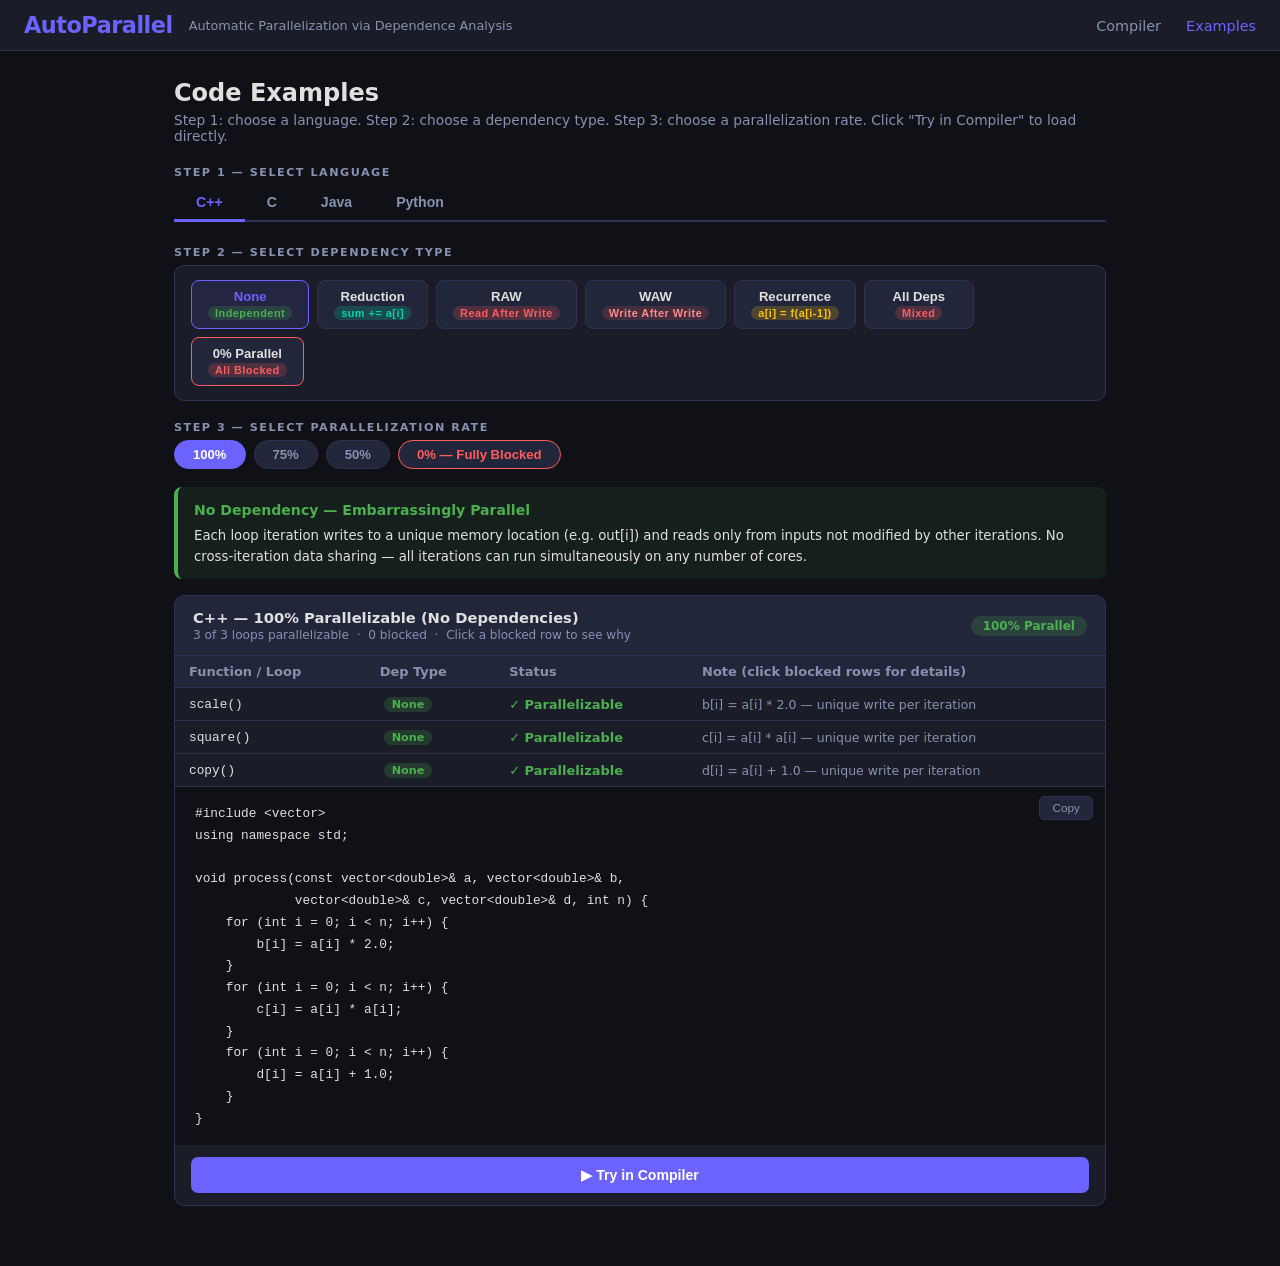
<file: frontend/examples.html>
<!DOCTYPE html>
<html lang="en">
<head>
<meta charset="UTF-8"/>
<meta name="viewport" content="width=device-width,initial-scale=1"/>
<title>AutoParallel — Code Examples</title>
<style>
/* ── CSS Variables (mirrors style.css) ── */
:root {
  --bg: #0f1117;
  --surface: #1a1d27;
  --surface2: #22263a;
  --border: #2e3250;
  --accent: #6c63ff;
  --accent2: #00d4aa;
  --red: #ff5c5c;
  --green: #4caf50;
  --yellow: #ffc107;
  --text: #e0e0e0;
  --muted: #8892b0;
  --mono: 'Cascadia Code', 'Fira Code', 'Consolas', monospace;
  --font: 'Segoe UI', system-ui, sans-serif;
}
*, *::before, *::after { box-sizing: border-box; margin: 0; padding: 0; }
body { background: var(--bg); color: var(--text); font-family: var(--font); min-height: 100vh; }

/* ── Header ── */
header {
  display: flex; align-items: center; gap: 16px;
  padding: 12px 24px; background: var(--surface);
  border-bottom: 1px solid var(--border);
  position: sticky; top: 0; z-index: 100;
}
.logo { font-size: 1.4rem; font-weight: 700; color: var(--accent); letter-spacing: -0.5px; }
.tagline { font-size: 0.8rem; color: var(--muted); flex: 1; }
nav a { color: var(--muted); text-decoration: none; margin-left: 20px; font-size: 0.9rem; }
nav a:hover { color: var(--accent); }
nav a.active { color: var(--accent); }

/* ── Page layout ── */
.ex-page { max-width: 980px; margin: 0 auto; padding: 28px 24px 60px; }
.ex-header { margin-bottom: 22px; }
.ex-header h1 { font-size: 1.5rem; font-weight: 800; color: var(--text); margin-bottom: 5px; }
.ex-header p  { font-size: 0.86rem; color: var(--muted); }

/* ── Step labels ── */
.step-label {
  font-size: 0.7rem; font-weight: 700; letter-spacing: 1.5px;
  text-transform: uppercase; color: var(--muted); margin-bottom: 6px;
}

/* ── Language tabs ── */
.lang-tabs {
  display: flex; gap: 0; border-bottom: 2px solid var(--border); margin-bottom: 24px;
}
.lang-tab {
  padding: 9px 22px; background: none; border: none; color: var(--muted);
  cursor: pointer; font-size: 0.88rem; font-weight: 600;
  border-bottom: 3px solid transparent; margin-bottom: -2px; transition: all 0.15s;
}
.lang-tab:hover { color: var(--text); }
.lang-tab.active { color: var(--accent); border-bottom-color: var(--accent); }

/* ── Dependency type navbar ── */
.dep-nav {
  display: flex; gap: 8px; flex-wrap: wrap; margin-bottom: 20px;
  padding: 14px 16px; background: var(--surface);
  border: 1px solid var(--border); border-radius: 10px;
}
.dep-btn {
  display: flex; flex-direction: column; align-items: center;
  padding: 8px 16px; border-radius: 8px; border: 1.5px solid var(--border);
  background: var(--surface2); cursor: pointer; transition: all 0.15s;
  min-width: 110px;
}
.dep-btn:hover { border-color: var(--accent); background: var(--surface); }
.dep-btn.active { border-color: var(--accent); background: rgba(108,99,255,0.12); }
.dep-btn-name { font-size: 0.82rem; font-weight: 700; color: var(--text); margin-bottom: 2px; }
.dep-btn-tag {
  font-size: 0.68rem; font-weight: 700; padding: 1px 7px;
  border-radius: 8px; letter-spacing: 0.5px;
}
.dep-btn.active .dep-btn-name { color: var(--accent); }
.tag-none { background: rgba(76,175,80,0.2);  color: #4caf50; }
.tag-red  { background: rgba(0,212,170,0.2);  color: #00d4aa; }
.tag-raw  { background: rgba(255,92,92,0.2);  color: #ff5c5c; }
.tag-waw  { background: rgba(255,92,92,0.15); color: #ff8a8a; }
.tag-rec  { background: rgba(255,193,7,0.2);  color: #ffc107; }

/* ── Rate tabs ── */
.rate-tabs { display: flex; gap: 8px; margin-bottom: 18px; }
.rate-tab {
  padding: 6px 18px; border-radius: 20px; border: 1px solid var(--border);
  background: var(--surface2); color: var(--muted); cursor: pointer;
  font-size: 0.82rem; font-weight: 600; transition: all 0.15s;
}
.rate-tab:hover { border-color: var(--accent); color: var(--text); }
.rate-tab.active { background: var(--accent); color: #fff; border-color: var(--accent); }
.rate-tab-zero { border-color: var(--red); color: var(--red); }
.rate-tab-zero.active { background: var(--red); color: #fff; border-color: var(--red); }
.dep-btn-zero { border-color: var(--red) !important; }
.dep-btn-zero.active { border-color: var(--red) !important; background: rgba(255,92,92,0.12) !important; }
.dep-btn-zero.active .dep-btn-name { color: var(--red) !important; }
.tag-zero { background: rgba(255,92,92,0.2); color: #ff5c5c; }

/* ── Dep info banner ── */
.dep-info {
  padding: 12px 16px; border-radius: 8px; margin-bottom: 16px;
  border-left: 4px solid; font-size: 0.83rem; line-height: 1.6;
}
.dep-info strong { display: block; font-size: 0.88rem; margin-bottom: 3px; }

/* ── Example card ── */
.example-card {
  background: var(--surface); border: 1px solid var(--border);
  border-radius: 10px; overflow: hidden;
}
.card-header {
  padding: 13px 18px; background: var(--surface2);
  border-bottom: 1px solid var(--border);
  display: flex; align-items: center; justify-content: space-between;
}
.card-title { font-size: 0.92rem; font-weight: 700; color: var(--text); }
.card-meta  { font-size: 0.76rem; color: var(--muted); margin-top: 2px; }
.rate-badge {
  display: inline-block; padding: 3px 12px; border-radius: 12px;
  font-size: 0.75rem; font-weight: 700;
}
.rate-100 { background: rgba(76,175,80,0.2);  color: #4caf50; }
.rate-75  { background: rgba(0,212,170,0.2);  color: #00d4aa; }
.rate-50  { background: rgba(255,193,7,0.2);  color: #ffc107; }

/* ── Loop table ── */
.loop-table { width: 100%; border-collapse: collapse; font-size: 0.81rem; }
.loop-table th {
  padding: 8px 14px; color: var(--muted); font-weight: 600;
  text-align: left; background: var(--surface2);
}
.loop-table td { padding: 8px 14px; border-top: 1px solid var(--border); }
.loop-safe    { color: #4caf50; font-weight: 700; }
.loop-blocked { color: #ff5c5c; font-weight: 700; }
.dep-chip {
  display: inline-block; font-size: 0.7rem; padding: 1px 8px;
  border-radius: 8px; font-weight: 700; margin-left: 4px;
}

/* ── Code block ── */
.code-wrap { position: relative; }
.code-block {
  margin: 0; padding: 16px 20px; font-family: var(--mono);
  font-size: 0.8rem; line-height: 1.7; overflow-x: auto;
  white-space: pre; color: var(--text); background: var(--bg);
  border-top: 1px solid var(--border);
}
.copy-btn {
  position: absolute; top: 10px; right: 12px;
  background: var(--surface2); color: var(--muted); border: 1px solid var(--border);
  padding: 4px 12px; border-radius: 5px; cursor: pointer; font-size: 0.74rem;
}
.copy-btn:hover { color: var(--text); border-color: var(--accent); }
.try-btn {
  display: block; width: calc(100% - 32px); margin: 12px 16px;
  padding: 10px; background: var(--accent); color: #fff; border: none;
  border-radius: 7px; cursor: pointer; font-size: 0.88rem; font-weight: 700;
  text-align: center; text-decoration: none; transition: opacity 0.2s;
}
.try-btn:hover { opacity: 0.85; }

/* ── Unavailable notice ── */
.unavailable {
  padding: 32px; text-align: center; color: var(--muted); font-size: 0.88rem;
  background: var(--surface); border: 1px solid var(--border); border-radius: 10px;
}

/* ── Dependency reason panel ── */
.dep-reason-panel {
  margin: 0 16px 12px;
  animation: slideDown 0.2s ease;
}
@keyframes slideDown {
  from { opacity: 0; transform: translateY(-8px); }
  to   { opacity: 1; transform: translateY(0); }
}
.dep-reason-content {
  border: 1.5px solid; border-radius: 8px;
  background: var(--surface2); overflow: hidden;
}
.dep-reason-header {
  display: flex; align-items: center; gap: 10px;
  padding: 10px 14px; background: rgba(0,0,0,0.2);
  border-bottom: 1px solid var(--border);
}
.dep-reason-header strong { flex: 1; font-size: 0.88rem; }
.dep-reason-close {
  background: none; border: none; color: var(--muted); cursor: pointer;
  font-size: 1rem; padding: 0 4px; line-height: 1;
}
.dep-reason-close:hover { color: var(--text); }
.dep-reason-body { padding: 12px 14px; display: flex; flex-direction: column; gap: 10px; }
.dep-reason-section { font-size: 0.82rem; }
.dep-reason-label { font-weight: 700; color: var(--muted); margin-bottom: 3px; font-size: 0.75rem; text-transform: uppercase; letter-spacing: 0.5px; }
.dep-reason-text { color: var(--text); line-height: 1.6; }
.dep-reason-note { color: var(--accent2); font-family: var(--mono); font-size: 0.78rem; }
.dep-reason-example {
  font-family: var(--mono); font-size: 0.78rem; color: var(--text);
  background: var(--bg); padding: 8px 10px; border-radius: 5px;
  border-left: 3px solid var(--border);
}
.loop-table tr.dep-row-active td { background: rgba(108,99,255,0.08); }
.loop-table tr[onclick]:hover td { background: rgba(255,255,255,0.03); }
</style>
</head>
<body>
<header>
  <div class="logo">AutoParallel</div>
  <span class="tagline">Automatic Parallelization via Dependence Analysis</span>
  <nav>
    <a href="/">Compiler</a>
    <a href="/examples" class="active">Examples</a>
  </nav>
</header>

<div class="ex-page">
  <div class="ex-header">
    <h1>Code Examples</h1>
    <p>Step 1: choose a language. Step 2: choose a dependency type. Step 3: choose a parallelization rate. Click "Try in Compiler" to load directly.</p>
  </div>

  <!-- STEP 1: Language -->
  <div class="step-label">Step 1 — Select Language</div>
  <div class="lang-tabs">
    <button class="lang-tab active" onclick="setLang('cpp',    this)">C++</button>
    <button class="lang-tab"        onclick="setLang('c',      this)">C</button>
    <button class="lang-tab"        onclick="setLang('java',   this)">Java</button>
    <button class="lang-tab"        onclick="setLang('python', this)">Python</button>
  </div>

  <!-- STEP 2: Dependency type -->
  <div class="step-label">Step 2 — Select Dependency Type</div>
  <div class="dep-nav" id="dep-nav">
    <button class="dep-btn active" onclick="setDep('none', this)">
      <span class="dep-btn-name">None</span>
      <span class="dep-btn-tag tag-none">Independent</span>
    </button>
    <button class="dep-btn" onclick="setDep('reduction', this)">
      <span class="dep-btn-name">Reduction</span>
      <span class="dep-btn-tag tag-red">sum += a[i]</span>
    </button>
    <button class="dep-btn" onclick="setDep('raw', this)">
      <span class="dep-btn-name">RAW</span>
      <span class="dep-btn-tag tag-raw">Read After Write</span>
    </button>
    <button class="dep-btn" onclick="setDep('waw', this)">
      <span class="dep-btn-name">WAW</span>
      <span class="dep-btn-tag tag-waw">Write After Write</span>
    </button>
    <button class="dep-btn" onclick="setDep('recurrence', this)">
      <span class="dep-btn-name">Recurrence</span>
      <span class="dep-btn-tag tag-rec">a[i] = f(a[i-1])</span>
    </button>
    <button class="dep-btn" onclick="setDep('alldeps', this)">
      <span class="dep-btn-name">All Deps</span>
      <span class="dep-btn-tag tag-raw">Mixed</span>
    </button>
    <button class="dep-btn dep-btn-zero" onclick="setDep('zero', this)">
      <span class="dep-btn-name">0% Parallel</span>
      <span class="dep-btn-tag tag-zero">All Blocked</span>
    </button>
  </div>

  <!-- STEP 3: Rate -->
  <div class="step-label">Step 3 — Select Parallelization Rate</div>
  <div class="rate-tabs" id="rate-tabs">
    <button class="rate-tab active" onclick="setRate('100', this)">100%</button>
    <button class="rate-tab"        onclick="setRate('75',  this)">75%</button>
    <button class="rate-tab"        onclick="setRate('50',  this)">50%</button>
    <button class="rate-tab rate-tab-zero" onclick="setRate('0', this)">0% — Fully Blocked</button>
  </div>

  <!-- Card output -->
  <div id="cards-container"></div>
</div>

<script>
// ── State ─────────────────────────────────────────────────────────────────────
let curLang = 'cpp', curDep = 'none', curRate = '100';

// ── Dependency metadata ───────────────────────────────────────────────────────
const DEP_INFO = {
  none: {
    color: '#4caf50',
    title: 'No Dependency — Embarrassingly Parallel',
    desc: 'Each loop iteration writes to a unique memory location (e.g. out[i]) and reads only from inputs not modified by other iterations. No cross-iteration data sharing — all iterations can run simultaneously on any number of cores.'
  },
  reduction: {
    color: '#00d4aa',
    title: 'Reduction — Safe Accumulation Pattern',
    desc: 'A variable is accumulated across iterations using an associative operator (+=, *=, max). Because these operators are associative and commutative, iterations can be split across threads and partial results combined at the end. OpenMP handles this with the reduction() clause.'
  },
  raw: {
    color: '#ff5c5c',
    title: 'RAW — Read After Write (Loop-Carried)',
    desc: 'Iteration i writes a value that iteration i+1 reads. This creates a loop-carried dependency — the next iteration cannot start until the previous one finishes writing. Example: result[i] = result[i-1] + a[i]. Cannot be parallelized without restructuring.'
  },
  waw: {
    color: '#ff8a8a',
    title: 'WAW — Write After Write (Output Dependency)',
    desc: 'Multiple iterations write to the same scalar variable without a unique index. The final value depends on which iteration runs last. Example: x = compute(i) in a loop — all iterations overwrite x. Fix: use x[i] = compute(i) to give each iteration a unique output slot.'
  },
  recurrence: {
    color: '#ffc107',
    title: 'Recurrence — Sequential Dependency Chain',
    desc: 'Each iteration depends on the result of the previous iteration through an offset index access (a[i] = f(a[i-1])). This creates a chain of dependencies that cannot be broken without algorithmic restructuring (e.g. prefix-sum / scan algorithms). Classic example: Fibonacci sequence.'
  },
  alldeps: {
    color: '#e040fb',
    title: 'All Dependency Types — Mixed Example',
    desc: 'This example contains multiple dependency types in one program: independent loops (safe), reduction loops (safe), RAW loop-carried dependencies (blocked), and WAW scalar writes (blocked). Use this to see how AutoParallel classifies each loop differently in the same code.'
  },
  zero: {
    color: '#ff5c5c',
    title: '0% Parallelizable — Every Loop Has a Dependency',
    desc: 'Every loop in this program has a loop-carried dependency that prevents parallelization. RAW (Read After Write) and Recurrence dependencies form sequential chains where each iteration must wait for the previous one to complete. No loop can be safely parallelized without algorithmic restructuring.'
  }
};

// ── Chip color helper ─────────────────────────────────────────────────────────
function chipStyle(dep) {
  const map = {
    'None':       'background:rgba(76,175,80,0.2);color:#4caf50',
    'Reduction':  'background:rgba(0,212,170,0.2);color:#00d4aa',
    'RAW':        'background:rgba(255,92,92,0.2);color:#ff5c5c',
    'WAW':        'background:rgba(255,92,92,0.15);color:#ff8a8a',
    'Recurrence': 'background:rgba(255,193,7,0.2);color:#ffc107',
  };
  return map[dep] || '';
}

// ── Lang label helper ─────────────────────────────────────────────────────────
const LANG_LABEL = { cpp: 'C++', c: 'C', java: 'Java', python: 'Python' };

// ── Examples data ─────────────────────────────────────────────────────────────
const EXAMPLES = {};

// ════════════════════════════════════════════════════════════════════════════
// C++ EXAMPLES
// ════════════════════════════════════════════════════════════════════════════
EXAMPLES.cpp = {
  none: {
    '100': {
      title: 'C++ — 100% Parallelizable (No Dependencies)',
      loops: [
        { fn: 'scale()',  dep: 'None', status: 'safe',    note: 'b[i] = a[i] * 2.0 — unique write per iteration' },
        { fn: 'square()', dep: 'None', status: 'safe',    note: 'c[i] = a[i] * a[i] — unique write per iteration' },
        { fn: 'copy()',   dep: 'None', status: 'safe',    note: 'd[i] = a[i] + 1.0 — unique write per iteration' },
      ],
      code: `#include <vector>
using namespace std;

void process(const vector<double>& a, vector<double>& b,
             vector<double>& c, vector<double>& d, int n) {
    for (int i = 0; i < n; i++) {
        b[i] = a[i] * 2.0;
    }
    for (int i = 0; i < n; i++) {
        c[i] = a[i] * a[i];
    }
    for (int i = 0; i < n; i++) {
        d[i] = a[i] + 1.0;
    }
}`
    },
    '75': {
      title: 'C++ — 75% Parallelizable (Mostly Independent)',
      loops: [
        { fn: 'scale()',  dep: 'None', status: 'safe',    note: 'b[i] = a[i] * 2.0 — independent' },
        { fn: 'square()', dep: 'None', status: 'safe',    note: 'c[i] = a[i] * a[i] — independent' },
        { fn: 'copy()',   dep: 'None', status: 'safe',    note: 'd[i] = a[i] + 1.0 — independent' },
        { fn: 'prefix()', dep: 'RAW',  status: 'blocked', note: 'e[i] = e[i-1] + a[i] — loop-carried RAW' },
      ],
      code: `#include <vector>
using namespace std;

void process(const vector<double>& a, vector<double>& b,
             vector<double>& c, vector<double>& d, vector<double>& e, int n) {
    for (int i = 0; i < n; i++) {
        b[i] = a[i] * 2.0;
    }
    for (int i = 0; i < n; i++) {
        c[i] = a[i] * a[i];
    }
    for (int i = 0; i < n; i++) {
        d[i] = a[i] + 1.0;
    }
    for (int i = 1; i < n; i++) {
        e[i] = e[i - 1] + a[i];
    }
}`
    },
    '50': {
      title: 'C++ — 50% Parallelizable (Half Independent)',
      loops: [
        { fn: 'scale()',  dep: 'None', status: 'safe',    note: 'b[i] = a[i] * 2.0 — independent' },
        { fn: 'prefix()', dep: 'RAW',  status: 'blocked', note: 'a[i] = a[i-1] + b[i] — loop-carried RAW' },
      ],
      code: `#include <vector>
using namespace std;

void process(vector<double>& a, vector<double>& b, int n) {
    for (int i = 0; i < n; i++) {
        b[i] = a[i] * 2.0;
    }
    for (int i = 1; i < n; i++) {
        a[i] = a[i - 1] + b[i];
    }
}`
    }
  },

  reduction: {
    '100': {
      title: 'C++ — 100% Parallelizable (All Reductions)',
      loops: [
        { fn: 'sum()',     dep: 'Reduction', status: 'safe', note: 'total += a[i] — safe reduction (+)' },
        { fn: 'product()', dep: 'Reduction', status: 'safe', note: 'prod *= a[i] — safe reduction (*)' },
        { fn: 'max_val()', dep: 'Reduction', status: 'safe', note: 'mx = max(mx, a[i]) — safe reduction (max)' },
      ],
      code: `#include <vector>
#include <algorithm>
using namespace std;

void compute(const vector<double>& a, int n,
             double& total, double& prod, double& mx) {
    total = 0.0;
    for (int i = 0; i < n; i++) {
        total += a[i];
    }
    prod = 1.0;
    for (int i = 0; i < n; i++) {
        prod *= a[i];
    }
    mx = a[0];
    for (int i = 0; i < n; i++) {
        if (a[i] > mx) mx = a[i];
    }
}`
    },
    '75': {
      title: 'C++ — 75% Parallelizable (Reductions + 1 Blocked)',
      loops: [
        { fn: 'sum()',     dep: 'Reduction', status: 'safe',    note: 'total += a[i] — reduction' },
        { fn: 'product()', dep: 'Reduction', status: 'safe',    note: 'prod *= a[i] — reduction' },
        { fn: 'scale()',   dep: 'None',      status: 'safe',    note: 'b[i] = a[i]*2 — independent' },
        { fn: 'prefix()',  dep: 'RAW',       status: 'blocked', note: 'c[i] = c[i-1]+a[i] — loop-carried RAW' },
      ],
      code: `#include <vector>
using namespace std;

void compute(const vector<double>& a, vector<double>& b, vector<double>& c, int n,
             double& total, double& prod) {
    total = 0.0;
    for (int i = 0; i < n; i++) {
        total += a[i];
    }
    prod = 1.0;
    for (int i = 0; i < n; i++) {
        prod *= a[i];
    }
    for (int i = 0; i < n; i++) {
        b[i] = a[i] * 2.0;
    }
    for (int i = 1; i < n; i++) {
        c[i] = c[i - 1] + a[i];
    }
}`
    },
    '50': {
      title: 'C++ — 50% Parallelizable (Reduction + Blocked)',
      loops: [
        { fn: 'sum()',    dep: 'Reduction', status: 'safe',    note: 'total += a[i] — reduction' },
        { fn: 'prefix()', dep: 'RAW',       status: 'blocked', note: 'b[i] = b[i-1]+a[i] — loop-carried RAW' },
      ],
      code: `#include <vector>
using namespace std;

void compute(const vector<double>& a, vector<double>& b, int n, double& total) {
    total = 0.0;
    for (int i = 0; i < n; i++) {
        total += a[i];
    }
    for (int i = 1; i < n; i++) {
        b[i] = b[i - 1] + a[i];
    }
}`
    }
  },

  raw: {
    '100': {
      title: 'C++ — 100% Parallelizable (No RAW — Safe Writes)',
      loops: [
        { fn: 'scale()', dep: 'None',      status: 'safe', note: 'b[i] = a[i]*2 — unique index, no RAW' },
        { fn: 'sum()',   dep: 'Reduction', status: 'safe', note: 'total += a[i] — reduction, not RAW' },
        { fn: 'norm()',  dep: 'None',      status: 'safe', note: 'c[i] = a[i]/total — reads scalar only' },
      ],
      code: `#include <vector>
using namespace std;

// These loops look like they might have RAW but they don't:
// - b[i] writes to unique index — no iteration reads b[j] for j != i
// - total is a reduction, not a loop-carried RAW
// - c[i] reads total (pre-computed scalar), not another c[j]
void process(const vector<double>& a, vector<double>& b, vector<double>& c, int n) {
    for (int i = 0; i < n; i++) {
        b[i] = a[i] * 2.0;
    }
    double total = 0.0;
    for (int i = 0; i < n; i++) {
        total += a[i];
    }
    for (int i = 0; i < n; i++) {
        c[i] = a[i] / total;
    }
}`
    },
    '75': {
      title: 'C++ — 75% Parallelizable (1 RAW Dependency)',
      loops: [
        { fn: 'scale()',  dep: 'None',      status: 'safe',    note: 'b[i] = a[i]*2 — independent' },
        { fn: 'sum()',    dep: 'Reduction', status: 'safe',    note: 'total += a[i] — reduction' },
        { fn: 'norm()',   dep: 'None',      status: 'safe',    note: 'c[i] = a[i]/total — independent' },
        { fn: 'prefix()', dep: 'RAW',       status: 'blocked', note: 'd[i] = d[i-1]+a[i] — loop-carried RAW' },
      ],
      code: `#include <vector>
using namespace std;

void process(const vector<double>& a, vector<double>& b,
             vector<double>& c, vector<double>& d, int n) {
    for (int i = 0; i < n; i++) {
        b[i] = a[i] * 2.0;
    }
    double total = 0.0;
    for (int i = 0; i < n; i++) {
        total += a[i];
    }
    for (int i = 0; i < n; i++) {
        c[i] = a[i] / total;
    }
    for (int i = 1; i < n; i++) {
        d[i] = d[i - 1] + a[i];
    }
}`
    },
    '50': {
      title: 'C++ — 50% Parallelizable (1 RAW, 1 Safe)',
      loops: [
        { fn: 'scale()',  dep: 'None', status: 'safe',    note: 'b[i] = a[i]*2 — independent' },
        { fn: 'prefix()', dep: 'RAW',  status: 'blocked', note: 'a[i] = a[i-1]+b[i] — loop-carried RAW' },
      ],
      code: `#include <vector>
using namespace std;
void process(vector<double>& a, vector<double>& b, int n) {
    for (int i = 0; i < n; i++) {
        b[i] = a[i] * 2.0;
    }
    for (int i = 1; i < n; i++) {
        a[i] = a[i - 1] + b[i];
    }
}`
    }
  },

  waw: {
    '100': {
      title: 'C++ — 100% Parallelizable (No WAW — Indexed Writes)',
      loops: [
        { fn: 'scale()',  dep: 'None',      status: 'safe', note: 'b[i] = a[i]*2 — indexed write, no WAW' },
        { fn: 'square()', dep: 'None',      status: 'safe', note: 'c[i] = a[i]*a[i] — indexed write, no WAW' },
        { fn: 'sum()',    dep: 'Reduction', status: 'safe', note: 'total += a[i] — reduction, not WAW' },
      ],
      code: `#include <vector>
using namespace std;

// No WAW: every write uses a unique index b[i], c[i]
// total uses reduction — not a WAW because it's associative accumulation
void process(const vector<double>& a, vector<double>& b, vector<double>& c, int n,
             double& total) {
    for (int i = 0; i < n; i++) {
        b[i] = a[i] * 2.0;
    }
    for (int i = 0; i < n; i++) {
        c[i] = a[i] * a[i];
    }
    total = 0.0;
    for (int i = 0; i < n; i++) {
        total += a[i];
    }
}`
    },
    '75': {
      title: 'C++ — 75% Parallelizable (1 WAW Dependency)',
      loops: [
        { fn: 'scale()',  dep: 'None',      status: 'safe',    note: 'b[i] = a[i]*2 — indexed, no WAW' },
        { fn: 'square()', dep: 'None',      status: 'safe',    note: 'c[i] = a[i]*a[i] — indexed, no WAW' },
        { fn: 'sum()',    dep: 'Reduction', status: 'safe',    note: 'total += a[i] — reduction' },
        { fn: 'last()',   dep: 'WAW',       status: 'blocked', note: 'last = a[i] — scalar WAW' },
      ],
      code: `#include <vector>
using namespace std;

void process(const vector<double>& a, vector<double>& b, vector<double>& c, int n,
             double& total, double& last) {
    for (int i = 0; i < n; i++) {
        b[i] = a[i] * 2.0;
    }
    for (int i = 0; i < n; i++) {
        c[i] = a[i] * a[i];
    }
    total = 0.0;
    for (int i = 0; i < n; i++) {
        total += a[i];
    }
    for (int i = 0; i < n; i++) {
        last = a[i];
    }
}`
    },
    '50': {
      title: 'C++ — 50% Parallelizable (1 WAW, 1 Safe)',
      loops: [
        { fn: 'scale()', dep: 'None', status: 'safe',    note: 'b[i] = a[i]*2 — indexed write' },
        { fn: 'last()',  dep: 'WAW',  status: 'blocked', note: 'last = a[i] — scalar WAW' },
      ],
      code: `#include <vector>
using namespace std;

// Fix for WAW: change  last = a[i]  to  last_arr[i] = a[i]
// Then each iteration writes to a unique slot — no WAW.
void process(const vector<double>& a, vector<double>& b, int n, double& last) {
    for (int i = 0; i < n; i++) {
        b[i] = a[i] * 2.0;
    }
    for (int i = 0; i < n; i++) {
        last = a[i];
                                       // write to same scalar 'last'
    }
}`
    }
  },

  recurrence: {
    '100': {
      title: 'C++ — 100% Parallelizable (No Recurrence)',
      loops: [
        { fn: 'scale()', dep: 'None',      status: 'safe', note: 'b[i] = a[i]*2 — no recurrence' },
        { fn: 'sum()',   dep: 'Reduction', status: 'safe', note: 'total += a[i] — reduction, not recurrence' },
        { fn: 'norm()',  dep: 'None',      status: 'safe', note: 'c[i] = a[i]/total — no recurrence' },
      ],
      code: `#include <vector>
using namespace std;

// No recurrence: no loop reads a value written by a previous iteration
// using an offset index like a[i-1] or a[i-2]
void process(const vector<double>& a, vector<double>& b, vector<double>& c, int n) {
    for (int i = 0; i < n; i++) {
        b[i] = a[i] * 2.0;
    }
    double total = 0.0;
    for (int i = 0; i < n; i++) {
        total += a[i];
    }
    for (int i = 0; i < n; i++) {
        c[i] = a[i] / total;
    }
}`
    },
    '75': {
      title: 'C++ — 75% Parallelizable (1 Recurrence)',
      loops: [
        { fn: 'scale()', dep: 'None',       status: 'safe',    note: 'b[i] = a[i]*2 — independent' },
        { fn: 'sum()',   dep: 'Reduction',  status: 'safe',    note: 'total += a[i] — reduction' },
        { fn: 'norm()',  dep: 'None',       status: 'safe',    note: 'c[i] = a[i]/total — independent' },
        { fn: 'fib()',   dep: 'Recurrence', status: 'blocked', note: 'fib[i] = fib[i-1]+fib[i-2] — recurrence' },
      ],
      code: `#include <vector>
using namespace std;

void process(const vector<double>& a, vector<double>& b, vector<double>& c,
             vector<long>& fib, int n) {
    for (int i = 0; i < n; i++) {
        b[i] = a[i] * 2.0;
    }
    double total = 0.0;
    for (int i = 0; i < n; i++) {
        total += a[i];
    }
    for (int i = 0; i < n; i++) {
        c[i] = a[i] / total;
    }
    fib[0] = 0; fib[1] = 1;
    for (int i = 2; i < n; i++) {
        fib[i] = fib[i-1] + fib[i-2];
    }
}`
    },
    '50': {
      title: 'C++ — 50% Parallelizable (1 Recurrence, 1 Safe)',
      loops: [
        { fn: 'scale()',  dep: 'None',       status: 'safe',    note: 'b[i] = a[i]*2 — independent' },
        { fn: 'prefix()', dep: 'Recurrence', status: 'blocked', note: 'a[i] = a[i-1]+b[i] — recurrence (prefix sum)' },
      ],
      code: `#include <vector>
using namespace std;

// Recurrence: a[i] = a[i-1] + b[i]
// Each iteration depends on the result of the previous — a chain of dependencies.
// This is equivalent to a prefix sum / scan operation.
// Fix: use std::partial_sum() or a parallel prefix-sum algorithm.
void process(vector<double>& a, vector<double>& b, int n) {
    for (int i = 0; i < n; i++) {
        b[i] = a[i] * 2.0;
    }
    for (int i = 1; i < n; i++) {
        a[i] = a[i - 1] + b[i];
    }
}`
    }
  },

  // ── 0% Parallelizable ──────────────────────────────────────────────────
  alldeps: {
    '100': {
      title: 'C++ — 50% Parallelizable (All Dependency Types)',
      loops: [
        { fn: 'scale()',  dep: 'None',      status: 'safe',    note: 'b[i] = a[i]*2 — independent, no dependency' },
        { fn: 'sum()',    dep: 'Reduction', status: 'safe',    note: 'total += a[i] — safe reduction' },
        { fn: 'prefix()', dep: 'RAW',       status: 'blocked', note: 'c[i] = c[i-1]+a[i] — loop-carried RAW' },
        { fn: 'last()',   dep: 'WAW',       status: 'blocked', note: 'last = a[i] — scalar WAW' },
      ],
      code: `#include <vector>
using namespace std;

void process(const vector<double>& a, vector<double>& b,
             vector<double>& c, int n, double& total, double& last) {
    for (int i = 0; i < n; i++) {
        b[i] = a[i] * 2.0;
    }
    total = 0.0;
    for (int i = 0; i < n; i++) {
        total += a[i];
    }
    for (int i = 1; i < n; i++) {
        c[i] = c[i - 1] + a[i];
    }
    for (int i = 0; i < n; i++) {
        last = a[i];
    }
}`
    },
    '0': {
      title: 'C++ — 0% Parallelizable (All Loops Blocked)',
      loops: [
        { fn: 'prefix()',    dep: 'RAW',       status: 'blocked', note: 'a[i] = a[i-1]+b[i] — loop-carried RAW' },
        { fn: 'fibonacci()', dep: 'Recurrence', status: 'blocked', note: 'fib[i] = fib[i-1]+fib[i-2] — recurrence' },
      ],
      code: `#include <vector>
using namespace std;

void prefix_sum(vector<double>& a, const vector<double>& b, int n) {
    for (int i = 1; i < n; i++) {
        a[i] = a[i - 1] + b[i];
    }
}

void fibonacci(vector<long>& fib, int n) {
    fib[0] = 0; fib[1] = 1;
    for (int i = 2; i < n; i++) {
        fib[i] = fib[i - 1] + fib[i - 2];
    }
}`
    }
  }
};

// ════════════════════════════════════════════════════════════════════════════
// C EXAMPLES
// ════════════════════════════════════════════════════════════════════════════
EXAMPLES.c = {
  none: {
    '100': {
      title: 'C — 100% Parallelizable (No Dependencies)',
      loops: [
        { fn: 'scale()',  dep: 'None', status: 'safe', note: 'b[i] = a[i] * 2.0 — unique write per iteration' },
        { fn: 'square()', dep: 'None', status: 'safe', note: 'c[i] = a[i] * a[i] — unique write per iteration' },
        { fn: 'copy()',   dep: 'None', status: 'safe', note: 'd[i] = a[i] + 1.0 — unique write per iteration' },
      ],
      code: `#include <stdlib.h>

void process(const double* a, double* b, double* c, double* d, int n) {
    int i;
    for (i = 0; i < n; i++) {
        b[i] = a[i] * 2.0;
    }
    for (i = 0; i < n; i++) {
        c[i] = a[i] * a[i];
    }
    for (i = 0; i < n; i++) {
        d[i] = a[i] + 1.0;
    }
}`
    },
    '75': {
      title: 'C — 75% Parallelizable (Mostly Independent)',
      loops: [
        { fn: 'scale()',  dep: 'None', status: 'safe',    note: 'b[i] = a[i] * 2.0 — independent' },
        { fn: 'square()', dep: 'None', status: 'safe',    note: 'c[i] = a[i] * a[i] — independent' },
        { fn: 'copy()',   dep: 'None', status: 'safe',    note: 'd[i] = a[i] + 1.0 — independent' },
        { fn: 'prefix()', dep: 'RAW',  status: 'blocked', note: 'e[i] = e[i-1] + a[i] — loop-carried RAW' },
      ],
      code: `#include <stdlib.h>

void process(const double* a, double* b, double* c, double* d, double* e, int n) {
    int i;
    for (i = 0; i < n; i++) {
        b[i] = a[i] * 2.0;
    }
    for (i = 0; i < n; i++) {
        c[i] = a[i] * a[i];
    }
    for (i = 0; i < n; i++) {
        d[i] = a[i] + 1.0;
    }
    for (i = 1; i < n; i++) {
        e[i] = e[i - 1] + a[i];
    }
}`
    },
    '50': {
      title: 'C — 50% Parallelizable (Half Independent)',
      loops: [
        { fn: 'scale()',  dep: 'None', status: 'safe',    note: 'b[i] = a[i] * 2.0 — independent' },
        { fn: 'prefix()', dep: 'RAW',  status: 'blocked', note: 'a[i] = a[i-1] + b[i] — loop-carried RAW' },
      ],
      code: `#include <stdlib.h>

void process(double* a, double* b, int n) {
    int i;
    for (i = 0; i < n; i++) {
        b[i] = a[i] * 2.0;
    }
    for (i = 1; i < n; i++) {
        a[i] = a[i - 1] + b[i];
    }
}`
    }
  },

  reduction: {
    '100': {
      title: 'C — 100% Parallelizable (All Reductions)',
      loops: [
        { fn: 'sum()',     dep: 'Reduction', status: 'safe', note: 'total += a[i] — safe reduction (+)' },
        { fn: 'product()', dep: 'Reduction', status: 'safe', note: 'prod *= a[i] — safe reduction (*)' },
        { fn: 'max_val()', dep: 'Reduction', status: 'safe', note: 'mx = max(mx,a[i]) — safe reduction (max)' },
      ],
      code: `#include <stdlib.h>

void compute(const double* a, int n,
             double* total, double* prod, double* mx) {
    int i;
    *total = 0.0;
    for (i = 0; i < n; i++) {
        *total += a[i];
    }
    *prod = 1.0;
    for (i = 0; i < n; i++) {
        *prod *= a[i];
    }
    *mx = a[0];
    for (i = 0; i < n; i++) {
        if (a[i] > *mx) *mx = a[i];
    }
}`
    },
    '75': {
      title: 'C — 75% Parallelizable (Reductions + 1 Blocked)',
      loops: [
        { fn: 'sum()',     dep: 'Reduction', status: 'safe',    note: 'total += a[i] — reduction' },
        { fn: 'product()', dep: 'Reduction', status: 'safe',    note: 'prod *= a[i] — reduction' },
        { fn: 'scale()',   dep: 'None',      status: 'safe',    note: 'b[i] = a[i]*2 — independent' },
        { fn: 'prefix()',  dep: 'RAW',       status: 'blocked', note: 'c[i] = c[i-1]+a[i] — loop-carried RAW' },
      ],
      code: `#include <stdlib.h>

void compute(const double* a, double* b, double* c, int n,
             double* total, double* prod) {
    int i;
    *total = 0.0;
    for (i = 0; i < n; i++) {
        *total += a[i];
    }
    *prod = 1.0;
    for (i = 0; i < n; i++) {
        *prod *= a[i];
    }
    for (i = 0; i < n; i++) {
        b[i] = a[i] * 2.0;
    }
    for (i = 1; i < n; i++) {
        c[i] = c[i - 1] + a[i];
    }
}`
    },
    '50': {
      title: 'C — 50% Parallelizable (Reduction + Blocked)',
      loops: [
        { fn: 'sum()',    dep: 'Reduction', status: 'safe',    note: 'total += a[i] — reduction' },
        { fn: 'prefix()', dep: 'RAW',       status: 'blocked', note: 'b[i] = b[i-1]+a[i] — loop-carried RAW' },
      ],
      code: `#include <stdlib.h>

void compute(const double* a, double* b, int n, double* total) {
    int i;
    *total = 0.0;
    for (i = 0; i < n; i++) {
        *total += a[i];
    }
    for (i = 1; i < n; i++) {
        b[i] = b[i - 1] + a[i];
    }
}`
    }
  },

  raw: {
    '100': {
      title: 'C — 100% Parallelizable (No RAW — Safe Writes)',
      loops: [
        { fn: 'scale()', dep: 'None',      status: 'safe', note: 'b[i] = a[i]*2 — unique index, no RAW' },
        { fn: 'sum()',   dep: 'Reduction', status: 'safe', note: 'total += a[i] — reduction, not RAW' },
        { fn: 'norm()',  dep: 'None',      status: 'safe', note: 'c[i] = a[i]/total — reads scalar only' },
      ],
      code: `#include <stdlib.h>

void process(const double* a, double* b, double* c, int n) {
    int i;
    double total = 0.0;
    for (i = 0; i < n; i++) {
        b[i] = a[i] * 2.0;
    }
    for (i = 0; i < n; i++) {
        total += a[i];
    }
    for (i = 0; i < n; i++) {
        c[i] = a[i] / total;
    }
}`
    },
    '75': {
      title: 'C — 75% Parallelizable (1 RAW Dependency)',
      loops: [
        { fn: 'scale()',  dep: 'None',      status: 'safe',    note: 'b[i] = a[i]*2 — independent' },
        { fn: 'sum()',    dep: 'Reduction', status: 'safe',    note: 'total += a[i] — reduction' },
        { fn: 'norm()',   dep: 'None',      status: 'safe',    note: 'c[i] = a[i]/total — independent' },
        { fn: 'prefix()', dep: 'RAW',       status: 'blocked', note: 'd[i] = d[i-1]+a[i] — loop-carried RAW' },
      ],
      code: `#include <stdlib.h>

void process(const double* a, double* b, double* c, double* d, int n) {
    int i;
    double total = 0.0;
    for (i = 0; i < n; i++) {
        b[i] = a[i] * 2.0;
    }
    for (i = 0; i < n; i++) {
        total += a[i];
    }
    for (i = 0; i < n; i++) {
        c[i] = a[i] / total;
    }
    for (i = 1; i < n; i++) {
        d[i] = d[i - 1] + a[i];
    }
}`
    },
    '50': {
      title: 'C — 50% Parallelizable (1 RAW, 1 Safe)',
      loops: [
        { fn: 'scale()',  dep: 'None', status: 'safe',    note: 'b[i] = a[i]*2 — independent' },
        { fn: 'prefix()', dep: 'RAW',  status: 'blocked', note: 'a[i] = a[i-1]+b[i] — loop-carried RAW' },
      ],
      code: `#include <stdlib.h>
void process(double* a, double* b, int n) {
    int i;
    for (i = 0; i < n; i++) {
        b[i] = a[i] * 2.0;
    }
    for (i = 1; i < n; i++) {
        a[i] = a[i - 1] + b[i];
    }
}`
    }
  },

  waw: {
    '100': {
      title: 'C — 100% Parallelizable (No WAW — Indexed Writes)',
      loops: [
        { fn: 'scale()',  dep: 'None',      status: 'safe', note: 'b[i] = a[i]*2 — indexed write, no WAW' },
        { fn: 'square()', dep: 'None',      status: 'safe', note: 'c[i] = a[i]*a[i] — indexed write, no WAW' },
        { fn: 'sum()',    dep: 'Reduction', status: 'safe', note: 'total += a[i] — reduction, not WAW' },
      ],
      code: `#include <stdlib.h>

void process(const double* a, double* b, double* c, int n, double* total) {
    int i;
    for (i = 0; i < n; i++) {
        b[i] = a[i] * 2.0;
    }
    for (i = 0; i < n; i++) {
        c[i] = a[i] * a[i];
    }
    *total = 0.0;
    for (i = 0; i < n; i++) {
        *total += a[i];
    }
}`
    },
    '75': {
      title: 'C — 75% Parallelizable (1 WAW Dependency)',
      loops: [
        { fn: 'scale()',  dep: 'None',      status: 'safe',    note: 'b[i] = a[i]*2 — indexed, no WAW' },
        { fn: 'square()', dep: 'None',      status: 'safe',    note: 'c[i] = a[i]*a[i] — indexed, no WAW' },
        { fn: 'sum()',    dep: 'Reduction', status: 'safe',    note: 'total += a[i] — reduction' },
        { fn: 'last()',   dep: 'WAW',       status: 'blocked', note: 'last = a[i] — scalar WAW' },
      ],
      code: `#include <stdlib.h>

void process(const double* a, double* b, double* c, int n,
             double* total, double* last) {
    int i;
    for (i = 0; i < n; i++) {
        b[i] = a[i] * 2.0;
    }
    for (i = 0; i < n; i++) {
        c[i] = a[i] * a[i];
    }
    *total = 0.0;
    for (i = 0; i < n; i++) {
        *total += a[i];
    }
    for (i = 0; i < n; i++) {
        *last = a[i];
    }
}`
    },
    '50': {
      title: 'C — 50% Parallelizable (1 WAW, 1 Safe)',
      loops: [
        { fn: 'scale()', dep: 'None', status: 'safe',    note: 'b[i] = a[i]*2 — indexed write' },
        { fn: 'last()',  dep: 'WAW',  status: 'blocked', note: 'last = a[i] — scalar WAW' },
      ],
      code: `#include <stdlib.h>

void process(const double* a, double* b, int n, double* last) {
    int i;
    for (i = 0; i < n; i++) {
        b[i] = a[i] * 2.0;
    }
    for (i = 0; i < n; i++) {
        *last = a[i];
    }
}`
    }
  },

  recurrence: {
    '100': {
      title: 'C — 100% Parallelizable (No Recurrence)',
      loops: [
        { fn: 'scale()', dep: 'None',      status: 'safe', note: 'b[i] = a[i]*2 — no recurrence' },
        { fn: 'sum()',   dep: 'Reduction', status: 'safe', note: 'total += a[i] — reduction, not recurrence' },
        { fn: 'norm()',  dep: 'None',      status: 'safe', note: 'c[i] = a[i]/total — no recurrence' },
      ],
      code: `#include <stdlib.h>

void process(const double* a, double* b, double* c, int n) {
    int i;
    double total = 0.0;
    for (i = 0; i < n; i++) {
        b[i] = a[i] * 2.0;
    }
    for (i = 0; i < n; i++) {
        total += a[i];
    }
    for (i = 0; i < n; i++) {
        c[i] = a[i] / total;
    }
}`
    },
    '75': {
      title: 'C — 75% Parallelizable (1 Recurrence)',
      loops: [
        { fn: 'scale()', dep: 'None',       status: 'safe',    note: 'b[i] = a[i]*2 — independent' },
        { fn: 'sum()',   dep: 'Reduction',  status: 'safe',    note: 'total += a[i] — reduction' },
        { fn: 'norm()',  dep: 'None',       status: 'safe',    note: 'c[i] = a[i]/total — independent' },
        { fn: 'fib()',   dep: 'Recurrence', status: 'blocked', note: 'fib[i] = fib[i-1]+fib[i-2] — recurrence' },
      ],
      code: `#include <stdlib.h>

void process(const double* a, double* b, double* c, long* fib, int n) {
    int i;
    double total = 0.0;
    for (i = 0; i < n; i++) {
        b[i] = a[i] * 2.0;
    }
    for (i = 0; i < n; i++) {
        total += a[i];
    }
    for (i = 0; i < n; i++) {
        c[i] = a[i] / total;
    }
    fib[0] = 0; fib[1] = 1;
    for (i = 2; i < n; i++) {
        fib[i] = fib[i-1] + fib[i-2];
    }
}`
    },
    '50': {
      title: 'C — 50% Parallelizable (1 Recurrence, 1 Safe)',
      loops: [
        { fn: 'scale()',  dep: 'None',       status: 'safe',    note: 'b[i] = a[i]*2 — independent' },
        { fn: 'prefix()', dep: 'Recurrence', status: 'blocked', note: 'a[i] = a[i-1]+b[i] — recurrence (prefix sum)' },
      ],
      code: `#include <stdlib.h>

void process(double* a, double* b, int n) {
    int i;
    for (i = 0; i < n; i++) {
        b[i] = a[i] * 2.0;
    }
    for (i = 1; i < n; i++) {
        a[i] = a[i - 1] + b[i];
    }
}`
    }
  },

  alldeps: {
    '100': {
      title: 'C — 50% Parallelizable (All Dependency Types)',
      loops: [
        { fn: 'scale()',  dep: 'None',      status: 'safe',    note: 'b[i] = a[i]*2 — independent' },
        { fn: 'sum()',    dep: 'Reduction', status: 'safe',    note: 'total += a[i] — reduction' },
        { fn: 'prefix()', dep: 'RAW',       status: 'blocked', note: 'c[i] = c[i-1]+a[i] — loop-carried RAW' },
        { fn: 'last()',   dep: 'WAW',       status: 'blocked', note: 'last = a[i] — scalar WAW' },
      ],
      code: `#include <stdlib.h>

void process(const double* a, double* b, double* c, int n,
             double* total, double* last) {
    int i;
    for (i = 0; i < n; i++) {
        b[i] = a[i] * 2.0;
    }
    *total = 0.0;
    for (i = 0; i < n; i++) {
        *total += a[i];
    }
    for (i = 1; i < n; i++) {
        c[i] = c[i - 1] + a[i];
    }
    for (i = 0; i < n; i++) {
        *last = a[i];
    }
}`
    },
    '0': {
      title: 'C — 0% Parallelizable (All Loops Blocked)',
      loops: [
        { fn: 'prefix_sum()', dep: 'RAW',       status: 'blocked', note: 'a[i] = a[i-1]+b[i] — loop-carried RAW' },
        { fn: 'fibonacci()',  dep: 'Recurrence', status: 'blocked', note: 'fib[i] = fib[i-1]+fib[i-2] — recurrence' },
      ],
      code: `#include <stdlib.h>

void prefix_sum(double* a, const double* b, int n) {
    int i;
    for (i = 1; i < n; i++) {
        a[i] = a[i - 1] + b[i];
    }
}

void fibonacci(long* fib, int n) {
    int i;
    fib[0] = 0; fib[1] = 1;
    for (i = 2; i < n; i++) {
        fib[i] = fib[i - 1] + fib[i - 2];
    }
}`
    }
  }
};

// ════════════════════════════════════════════════════════════════════════════
// JAVA EXAMPLES
// ════════════════════════════════════════════════════════════════════════════
EXAMPLES.java = {
  none: {
    '100': {
      title: 'Java — 100% Parallelizable (No Dependencies)',
      loops: [
        { fn: 'scale()',  dep: 'None', status: 'safe', note: 'b[i] = a[i] * 2.0 — unique write per iteration' },
        { fn: 'square()', dep: 'None', status: 'safe', note: 'c[i] = a[i] * a[i] — unique write per iteration' },
        { fn: 'copy()',   dep: 'None', status: 'safe', note: 'd[i] = a[i] + 1.0 — unique write per iteration' },
      ],
      code: `// All loops: each iteration writes to a unique index — no cross-iteration dependency
public class Process {
    public static void process(double[] a, double[] b, double[] c, double[] d) {
        int n = a.length;
        for (int i = 0; i < n; i++) {
            b[i] = a[i] * 2.0;
        }
        for (int i = 0; i < n; i++) {
            c[i] = a[i] * a[i];
        }
        for (int i = 0; i < n; i++) {
            d[i] = a[i] + 1.0;
        }
    }
}`
    },
    '75': {
      title: 'Java — 75% Parallelizable (Mostly Independent)',
      loops: [
        { fn: 'scale()',  dep: 'None', status: 'safe',    note: 'b[i] = a[i] * 2.0 — independent' },
        { fn: 'square()', dep: 'None', status: 'safe',    note: 'c[i] = a[i] * a[i] — independent' },
        { fn: 'copy()',   dep: 'None', status: 'safe',    note: 'd[i] = a[i] + 1.0 — independent' },
        { fn: 'prefix()', dep: 'RAW',  status: 'blocked', note: 'e[i] = e[i-1] + a[i] — loop-carried RAW' },
      ],
      code: `public class Process {
    public static void process(double[] a, double[] b, double[] c,
                               double[] d, double[] e) {
        int n = a.length;
        for (int i = 0; i < n; i++) {
            b[i] = a[i] * 2.0;
        }
        for (int i = 0; i < n; i++) {
            c[i] = a[i] * a[i];
        }
        for (int i = 0; i < n; i++) {
            d[i] = a[i] + 1.0;
        }
        for (int i = 1; i < n; i++) {
            e[i] = e[i - 1] + a[i];
        }
    }
}`
    },
    '50': {
      title: 'Java — 50% Parallelizable (Half Independent)',
      loops: [
        { fn: 'scale()',  dep: 'None', status: 'safe',    note: 'b[i] = a[i] * 2.0 — independent' },
        { fn: 'prefix()', dep: 'RAW',  status: 'blocked', note: 'a[i] = a[i-1] + b[i] — loop-carried RAW' },
      ],
      code: `public class Process {
    public static void process(double[] a, double[] b) {
        int n = a.length;
        for (int i = 0; i < n; i++) {
            b[i] = a[i] * 2.0;
        }
        for (int i = 1; i < n; i++) {
            a[i] = a[i - 1] + b[i];
        }
    }
}`
    }
  },

  reduction: {
    '100': {
      title: 'Java — 100% Parallelizable (All Reductions)',
      loops: [
        { fn: 'sum()',     dep: 'Reduction', status: 'safe', note: 'total += a[i] — safe reduction (+)' },
        { fn: 'product()', dep: 'Reduction', status: 'safe', note: 'prod *= a[i] — safe reduction (*)' },
        { fn: 'max_val()', dep: 'Reduction', status: 'safe', note: 'mx = Math.max(mx,a[i]) — safe reduction' },
      ],
      code: `// All loops use reduction patterns — safe to parallelize with parallel streams
public class Compute {
    public static void compute(double[] a, double[] result) {
        int n = a.length;
        double total = 0.0;
        for (int i = 0; i < n; i++) {
            total += a[i];
        }
        double prod = 1.0;
        for (int i = 0; i < n; i++) {
            prod *= a[i];
        }
        double mx = a[0];
        for (int i = 0; i < n; i++) {
            if (a[i] > mx) mx = a[i];
        }
        result[0] = total; result[1] = prod; result[2] = mx;
    }
}`
    },
    '75': {
      title: 'Java — 75% Parallelizable (Reductions + 1 Blocked)',
      loops: [
        { fn: 'sum()',     dep: 'Reduction', status: 'safe',    note: 'total += a[i] — reduction' },
        { fn: 'product()', dep: 'Reduction', status: 'safe',    note: 'prod *= a[i] — reduction' },
        { fn: 'scale()',   dep: 'None',      status: 'safe',    note: 'b[i] = a[i]*2 — independent' },
        { fn: 'prefix()',  dep: 'RAW',       status: 'blocked', note: 'c[i] = c[i-1]+a[i] — loop-carried RAW' },
      ],
      code: `public class Compute {
    public static void compute(double[] a, double[] b, double[] c) {
        int n = a.length;
        double total = 0.0;
        for (int i = 0; i < n; i++) {
            total += a[i];
        }
        double prod = 1.0;
        for (int i = 0; i < n; i++) {
            prod *= a[i];
        }
        for (int i = 0; i < n; i++) {
            b[i] = a[i] * 2.0;
        }
        for (int i = 1; i < n; i++) {
            c[i] = c[i - 1] + a[i];
        }
    }
}`
    },
    '50': {
      title: 'Java — 50% Parallelizable (Reduction + Blocked)',
      loops: [
        { fn: 'sum()',    dep: 'Reduction', status: 'safe',    note: 'total += a[i] — reduction' },
        { fn: 'prefix()', dep: 'RAW',       status: 'blocked', note: 'b[i] = b[i-1]+a[i] — loop-carried RAW' },
      ],
      code: `public class Compute {
    public static void compute(double[] a, double[] b) {
        int n = a.length;
        double total = 0.0;
        for (int i = 0; i < n; i++) {
            total += a[i];
        }
        for (int i = 1; i < n; i++) {
            b[i] = b[i - 1] + a[i];
        }
    }
}`
    }
  },

  raw: {
    '100': {
      title: 'Java — 100% Parallelizable (No RAW — Safe Writes)',
      loops: [
        { fn: 'scale()', dep: 'None',      status: 'safe', note: 'b[i] = a[i]*2 — unique index, no RAW' },
        { fn: 'sum()',   dep: 'Reduction', status: 'safe', note: 'total += a[i] — reduction, not RAW' },
        { fn: 'norm()',  dep: 'None',      status: 'safe', note: 'c[i] = a[i]/total — reads scalar only' },
      ],
      code: `public class Process {
    public static void process(double[] a, double[] b, double[] c) {
        int n = a.length;
        for (int i = 0; i < n; i++) {
            b[i] = a[i] * 2.0;
        }
        double total = 0.0;
        for (int i = 0; i < n; i++) {
            total += a[i];
        }
        for (int i = 0; i < n; i++) {
            c[i] = a[i] / total;
        }
    }
}`
    },
    '75': {
      title: 'Java — 75% Parallelizable (1 RAW Dependency)',
      loops: [
        { fn: 'scale()',  dep: 'None',      status: 'safe',    note: 'b[i] = a[i]*2 — independent' },
        { fn: 'sum()',    dep: 'Reduction', status: 'safe',    note: 'total += a[i] — reduction' },
        { fn: 'norm()',   dep: 'None',      status: 'safe',    note: 'c[i] = a[i]/total — independent' },
        { fn: 'prefix()', dep: 'RAW',       status: 'blocked', note: 'd[i] = d[i-1]+a[i] — loop-carried RAW' },
      ],
      code: `public class Process {
    public static void process(double[] a, double[] b, double[] c, double[] d) {
        int n = a.length;
        for (int i = 0; i < n; i++) {
            b[i] = a[i] * 2.0;
        }
        double total = 0.0;
        for (int i = 0; i < n; i++) {
            total += a[i];
        }
        for (int i = 0; i < n; i++) {
            c[i] = a[i] / total;
        }
        for (int i = 1; i < n; i++) {
            d[i] = d[i - 1] + a[i];
        }
    }
}`
    },
    '50': {
      title: 'Java — 50% Parallelizable (1 RAW, 1 Safe)',
      loops: [
        { fn: 'scale()',  dep: 'None', status: 'safe',    note: 'b[i] = a[i]*2 — independent' },
        { fn: 'prefix()', dep: 'RAW',  status: 'blocked', note: 'a[i] = a[i-1]+b[i] — loop-carried RAW' },
      ],
      code: `
public class Process {
    public static void process(double[] a, double[] b) {
        int n = a.length;
        for (int i = 0; i < n; i++) {
            b[i] = a[i] * 2.0;
        }
        for (int i = 1; i < n; i++) {
            a[i] = a[i - 1] + b[i];
        }
    }
}`
    }
  },

  waw: {
    '100': {
      title: 'Java — 100% Parallelizable (No WAW — Indexed Writes)',
      loops: [
        { fn: 'scale()',  dep: 'None',      status: 'safe', note: 'b[i] = a[i]*2 — indexed write, no WAW' },
        { fn: 'square()', dep: 'None',      status: 'safe', note: 'c[i] = a[i]*a[i] — indexed write, no WAW' },
        { fn: 'sum()',    dep: 'Reduction', status: 'safe', note: 'total += a[i] — reduction, not WAW' },
      ],
      code: `// No WAW: every write uses a unique index b[i], c[i]
// total uses reduction — not WAW because it is associative accumulation
public class NoWAW {
    public static void process(double[] a, double[] b, double[] c) {
        int n = a.length;
        for (int i = 0; i < n; i++) {
            b[i] = a[i] * 2.0;
        }
        for (int i = 0; i < n; i++) {
            c[i] = a[i] * a[i];
        }
        double total = 0.0;
        for (int i = 0; i < n; i++) {
            total += a[i];
        }
    }
}`
    },
    '75': {
      title: 'Java — 75% Parallelizable (1 WAW Dependency)',
      loops: [
        { fn: 'scale()',  dep: 'None',      status: 'safe',    note: 'b[i] = a[i]*2 — indexed, no WAW' },
        { fn: 'square()', dep: 'None',      status: 'safe',    note: 'c[i] = a[i]*a[i] — indexed, no WAW' },
        { fn: 'sum()',    dep: 'Reduction', status: 'safe',    note: 'total += a[i] — reduction' },
        { fn: 'last()',   dep: 'WAW',       status: 'blocked', note: 'last = a[i] — scalar WAW' },
      ],
      code: `public class WithWAW {
    public static void process(double[] a, double[] b, double[] c) {
        int n = a.length;
        for (int i = 0; i < n; i++) {
            b[i] = a[i] * 2.0;
        }
        for (int i = 0; i < n; i++) {
            c[i] = a[i] * a[i];
        }
        double total = 0.0;
        for (int i = 0; i < n; i++) {
            total += a[i];
        }
        double last = 0.0;
        for (int i = 0; i < n; i++) {
            last = a[i];
        }
    }
}`
    },
    '50': {
      title: 'Java — 50% Parallelizable (1 WAW, 1 Safe)',
      loops: [
        { fn: 'scale()', dep: 'None', status: 'safe',    note: 'b[i] = a[i]*2 — indexed write' },
        { fn: 'last()',  dep: 'WAW',  status: 'blocked', note: 'last = a[i] — scalar WAW' },
      ],
      code: `// Fix for WAW: change  last = a[i]  to  lastArr[i] = a[i]
// Then each iteration writes to a unique slot — no WAW.
public class WAWExample {
    public static void process(double[] a, double[] b) {
        int n = a.length;
        for (int i = 0; i < n; i++) {
            b[i] = a[i] * 2.0;
        }
        double last = 0.0;
        for (int i = 0; i < n; i++) {
            last = a[i];
                                           // write to same scalar 'last'
        }
    }
}`
    }
  },

  recurrence: {
    '100': {
      title: 'Java — 100% Parallelizable (No Recurrence)',
      loops: [
        { fn: 'scale()', dep: 'None',      status: 'safe', note: 'b[i] = a[i]*2 — no recurrence' },
        { fn: 'sum()',   dep: 'Reduction', status: 'safe', note: 'total += a[i] — reduction, not recurrence' },
        { fn: 'norm()',  dep: 'None',      status: 'safe', note: 'c[i] = a[i]/total — no recurrence' },
      ],
      code: `// No recurrence: no loop reads a value written by a previous iteration
// using an offset index like a[i-1] or a[i-2]
public class Process {
    public static void process(double[] a, double[] b, double[] c) {
        int n = a.length;
        for (int i = 0; i < n; i++) {
            b[i] = a[i] * 2.0;
        }
        double total = 0.0;
        for (int i = 0; i < n; i++) {
            total += a[i];
        }
        for (int i = 0; i < n; i++) {
            c[i] = a[i] / total;
        }
    }
}`
    },
    '75': {
      title: 'Java — 75% Parallelizable (1 Recurrence)',
      loops: [
        { fn: 'scale()', dep: 'None',       status: 'safe',    note: 'b[i] = a[i]*2 — independent' },
        { fn: 'sum()',   dep: 'Reduction',  status: 'safe',    note: 'total += a[i] — reduction' },
        { fn: 'norm()',  dep: 'None',       status: 'safe',    note: 'c[i] = a[i]/total — independent' },
        { fn: 'fib()',   dep: 'Recurrence', status: 'blocked', note: 'fib[i] = fib[i-1]+fib[i-2] — recurrence' },
      ],
      code: `public class Process {
    public static void process(double[] a, double[] b, double[] c, long[] fib) {
        int n = a.length;
        for (int i = 0; i < n; i++) {
            b[i] = a[i] * 2.0;
        }
        double total = 0.0;
        for (int i = 0; i < n; i++) {
            total += a[i];
        }
        for (int i = 0; i < n; i++) {
            c[i] = a[i] / total;
        }
        fib[0] = 0; fib[1] = 1;
        for (int i = 2; i < n; i++) {
            fib[i] = fib[i-1] + fib[i-2];
        }
    }
}`
    },
    '50': {
      title: 'Java — 50% Parallelizable (1 Recurrence, 1 Safe)',
      loops: [
        { fn: 'scale()',  dep: 'None',       status: 'safe',    note: 'b[i] = a[i]*2 — independent' },
        { fn: 'prefix()', dep: 'Recurrence', status: 'blocked', note: 'a[i] = a[i-1]+b[i] — recurrence (prefix sum)' },
      ],
      code: `// Recurrence: a[i] = a[i-1] + b[i]
// Each iteration depends on the result of the previous — a chain of dependencies.
// Fix: use Arrays.parallelPrefix() for a parallel prefix-sum.
public class Process {
    public static void process(double[] a, double[] b) {
        int n = a.length;
        for (int i = 0; i < n; i++) {
            b[i] = a[i] * 2.0;
        }
        for (int i = 1; i < n; i++) {
            a[i] = a[i - 1] + b[i];
        }
    }
}`
    }
  },

  alldeps: {
    '100': {
      title: 'Java — 50% Parallelizable (All Dependency Types)',
      loops: [
        { fn: 'scale()',  dep: 'None',      status: 'safe',    note: 'b[i] = a[i]*2 — independent' },
        { fn: 'sum()',    dep: 'Reduction', status: 'safe',    note: 'total += a[i] — reduction' },
        { fn: 'prefix()', dep: 'RAW',       status: 'blocked', note: 'c[i] = c[i-1]+a[i] — loop-carried RAW' },
        { fn: 'last()',   dep: 'WAW',       status: 'blocked', note: 'last = a[i] — scalar WAW' },
      ],
      code: `public class AllDeps {
    public static void process(double[] a, double[] b, double[] c) {
        int n = a.length;
        for (int i = 0; i < n; i++) {
            b[i] = a[i] * 2.0;
        }
        double total = 0.0;
        for (int i = 0; i < n; i++) {
            total += a[i];
        }
        for (int i = 1; i < n; i++) {
            c[i] = c[i - 1] + a[i];
        }
        double last = 0.0;
        for (int i = 0; i < n; i++) {
            last = a[i];
        }
    }
}`
    },
    '0': {
      title: 'Java — 0% Parallelizable (All Loops Blocked)',
      loops: [
        { fn: 'prefixSum()',  dep: 'RAW',       status: 'blocked', note: 'a[i] = a[i-1]+b[i] — loop-carried RAW' },
        { fn: 'fibonacci()',  dep: 'Recurrence', status: 'blocked', note: 'fib[i] = fib[i-1]+fib[i-2] — recurrence' },
      ],
      code: `public class ZeroParallel {
    public static void prefixSum(double[] a, double[] b) {
        for (int i = 1; i < a.length; i++) {
            a[i] = a[i - 1] + b[i];
        }
    }

    public static void fibonacci(long[] fib) {
        fib[0] = 0; fib[1] = 1;
        for (int i = 2; i < fib.length; i++) {
            fib[i] = fib[i - 1] + fib[i - 2];
        }
    }
}`
    }
  }
};

// ════════════════════════════════════════════════════════════════════════════
// PYTHON EXAMPLES
// ════════════════════════════════════════════════════════════════════════════
EXAMPLES.python = {
  none: {
    '100': {
      title: 'Python — 100% Parallelizable (No Dependencies)',
      loops: [
        { fn: 'scale()',  dep: 'None', status: 'safe', note: 'b[i] = a[i] * 2.0 — unique write per iteration' },
        { fn: 'square()', dep: 'None', status: 'safe', note: 'c[i] = a[i] * a[i] — unique write per iteration' },
        { fn: 'copy()',   dep: 'None', status: 'safe', note: 'd[i] = a[i] + 1.0 — unique write per iteration' },
      ],
      code: `def process(a, n):
    b = [0.0] * n
    c = [0.0] * n
    d = [0.0] * n

    for i in range(n):
        b[i] = a[i] * 2.0

    for i in range(n):
        c[i] = a[i] * a[i]

    for i in range(n):
        d[i] = a[i] + 1.0

    return b, c, d`
    },
    '75': {
      title: 'Python — 75% Parallelizable (Mostly Independent)',
      loops: [
        { fn: 'scale()',  dep: 'None', status: 'safe',    note: 'b[i] = a[i] * 2.0 — independent' },
        { fn: 'square()', dep: 'None', status: 'safe',    note: 'c[i] = a[i] * a[i] — independent' },
        { fn: 'copy()',   dep: 'None', status: 'safe',    note: 'd[i] = a[i] + 1.0 — independent' },
        { fn: 'prefix()', dep: 'RAW',  status: 'blocked', note: 'e[i] = e[i-1] + a[i] — loop-carried RAW' },
      ],
      code: `def process(a, n):
    b = [0.0] * n
    c = [0.0] * n
    d = [0.0] * n
    e = [0.0] * n

    for i in range(n):
        b[i] = a[i] * 2.0

    for i in range(n):
        c[i] = a[i] * a[i]

    for i in range(n):
        d[i] = a[i] + 1.0

    for i in range(1, n):
        e[i] = e[i - 1] + a[i]

    return b, c, d, e`
    },
    '50': {
      title: 'Python — 50% Parallelizable (Half Independent)',
      loops: [
        { fn: 'scale()',  dep: 'None', status: 'safe',    note: 'b[i] = a[i] * 2.0 — independent' },
        { fn: 'prefix()', dep: 'RAW',  status: 'blocked', note: 'a[i] = a[i-1] + b[i] — loop-carried RAW' },
      ],
      code: `def process(a, n):
    b = [0.0] * n

    for i in range(n):
        b[i] = a[i] * 2.0

    for i in range(1, n):
        a[i] = a[i - 1] + b[i]

    return a, b`
    }
  },

  reduction: {
    '100': {
      title: 'Python — 100% Parallelizable (All Reductions)',
      loops: [
        { fn: 'sum()',     dep: 'Reduction', status: 'safe', note: 'total += a[i] — safe reduction (+)' },
        { fn: 'product()', dep: 'Reduction', status: 'safe', note: 'prod *= a[i] — safe reduction (*)' },
        { fn: 'max_val()', dep: 'Reduction', status: 'safe', note: 'mx = max(mx, a[i]) — safe reduction (max)' },
      ],
      code: `# All loops use reduction patterns — safe to parallelize
# Python equivalent: use functools.reduce or multiprocessing.Pool with map+reduce
def compute(a, n):
    total = 0.0
    for i in range(n):
        total += a[i]              # PARALLELIZABLE — reduction(+:total)

    prod = 1.0
    for i in range(n):
        prod *= a[i]               # PARALLELIZABLE — reduction(*:prod)

    mx = a[0]
    for i in range(n):
        if a[i] > mx:
            mx = a[i]              # PARALLELIZABLE — reduction(max:mx)

    return total, prod, mx`
    },
    '75': {
      title: 'Python — 75% Parallelizable (Reductions + 1 Blocked)',
      loops: [
        { fn: 'sum()',     dep: 'Reduction', status: 'safe',    note: 'total += a[i] — reduction' },
        { fn: 'product()', dep: 'Reduction', status: 'safe',    note: 'prod *= a[i] — reduction' },
        { fn: 'scale()',   dep: 'None',      status: 'safe',    note: 'b[i] = a[i]*2 — independent' },
        { fn: 'prefix()',  dep: 'RAW',       status: 'blocked', note: 'c[i] = c[i-1]+a[i] — loop-carried RAW' },
      ],
      code: `def compute(a, n):
    b = [0.0] * n
    c = [0.0] * n

    total = 0.0
    for i in range(n):
        total += a[i]                  # PARALLELIZABLE — reduction

    prod = 1.0
    for i in range(n):
        prod *= a[i]                   # PARALLELIZABLE — reduction

    for i in range(n):
        b[i] = a[i] * 2.0             # PARALLELIZABLE — independent

    for i in range(1, n):
        c[i] = c[i - 1] + a[i]        # NOT PARALLELIZABLE — loop-carried RAW

    return total, prod, b, c`
    },
    '50': {
      title: 'Python — 50% Parallelizable (Reduction + Blocked)',
      loops: [
        { fn: 'sum()',    dep: 'Reduction', status: 'safe',    note: 'total += a[i] — reduction' },
        { fn: 'prefix()', dep: 'RAW',       status: 'blocked', note: 'b[i] = b[i-1]+a[i] — loop-carried RAW' },
      ],
      code: `def compute(a, n):
    b = [0.0] * n

    total = 0.0
    for i in range(n):
        total += a[i]                  # PARALLELIZABLE — reduction(+:total)

    for i in range(1, n):
        b[i] = b[i - 1] + a[i]        # NOT PARALLELIZABLE — b[i] reads b[i-1]

    return total, b`
    }
  },

  raw: {
    '100': {
      title: 'Python — 100% Parallelizable (No RAW — Safe Writes)',
      loops: [
        { fn: 'scale()', dep: 'None',      status: 'safe', note: 'b[i] = a[i]*2 — unique index, no RAW' },
        { fn: 'sum()',   dep: 'Reduction', status: 'safe', note: 'total += a[i] — reduction, not RAW' },
        { fn: 'norm()',  dep: 'None',      status: 'safe', note: 'c[i] = a[i]/total — reads scalar only' },
      ],
      code: `def process(a, n):
    b = [0.0] * n
    c = [0.0] * n

    for i in range(n):
        b[i] = a[i] * 2.0             # PARALLELIZABLE — no RAW

    total = 0.0
    for i in range(n):
        total += a[i]                  # PARALLELIZABLE — reduction, not RAW

    for i in range(n):
        c[i] = a[i] / total            # PARALLELIZABLE — total is read-only scalar

    return b, c`
    },
    '75': {
      title: 'Python — 75% Parallelizable (1 RAW Dependency)',
      loops: [
        { fn: 'scale()',  dep: 'None',      status: 'safe',    note: 'b[i] = a[i]*2 — independent' },
        { fn: 'sum()',    dep: 'Reduction', status: 'safe',    note: 'total += a[i] — reduction' },
        { fn: 'norm()',   dep: 'None',      status: 'safe',    note: 'c[i] = a[i]/total — independent' },
        { fn: 'prefix()', dep: 'RAW',       status: 'blocked', note: 'd[i] = d[i-1]+a[i] — loop-carried RAW' },
      ],
      code: `def process(a, n):
    b = [0.0] * n
    c = [0.0] * n
    d = [0.0] * n

    for i in range(n):
        b[i] = a[i] * 2.0             # PARALLELIZABLE

    total = 0.0
    for i in range(n):
        total += a[i]                  # PARALLELIZABLE — reduction

    for i in range(n):
        c[i] = a[i] / total            # PARALLELIZABLE

    for i in range(1, n):
        d[i] = d[i - 1] + a[i]        # NOT PARALLELIZABLE — RAW: d[i] reads d[i-1]

    return b, c, d`
    },
    '50': {
      title: 'Python — 50% Parallelizable (1 RAW, 1 Safe)',
      loops: [
        { fn: 'scale()',  dep: 'None', status: 'safe',    note: 'b[i] = a[i]*2 — independent' },
        { fn: 'prefix()', dep: 'RAW',  status: 'blocked', note: 'a[i] = a[i-1]+b[i] — loop-carried RAW' },
      ],
      code: `# RAW dependency: a[i] = a[i-1] + b[i]
# Iteration i reads a[i-1] which was written by iteration i-1.
# Fix: use itertools.accumulate() for a functional prefix-sum.
def process(a, n):
    b = [0.0] * n

    for i in range(n):
        b[i] = a[i] * 2.0             # PARALLELIZABLE — no dependency

    for i in range(1, n):
        a[i] = a[i - 1] + b[i]        # NOT PARALLELIZABLE — RAW on a[i-1]

    return a, b`
    }
  },

  waw: {
    '100': {
      title: 'Python — 100% Parallelizable (No WAW — Indexed Writes)',
      loops: [
        { fn: 'scale()',  dep: 'None',      status: 'safe', note: 'b[i] = a[i]*2 — indexed write, no WAW' },
        { fn: 'square()', dep: 'None',      status: 'safe', note: 'c[i] = a[i]*a[i] — indexed write, no WAW' },
        { fn: 'sum()',    dep: 'Reduction', status: 'safe', note: 'total += a[i] — reduction, not WAW' },
      ],
      code: `def process(a, n):
    b = [0.0] * n
    c = [0.0] * n

    for i in range(n):
        b[i] = a[i] * 2.0

    for i in range(n):
        c[i] = a[i] * a[i]

    total = 0.0
    for i in range(n):
        total += a[i]

    return b, c, total`
    },
    '75': {
      title: 'Python — 75% Parallelizable (1 WAW Dependency)',
      loops: [
        { fn: 'scale()',  dep: 'None',      status: 'safe',    note: 'b[i] = a[i]*2 — indexed, no WAW' },
        { fn: 'square()', dep: 'None',      status: 'safe',    note: 'c[i] = a[i]*a[i] — indexed, no WAW' },
        { fn: 'sum()',    dep: 'Reduction', status: 'safe',    note: 'total += a[i] — reduction' },
        { fn: 'last()',   dep: 'WAW',       status: 'blocked', note: 'last = a[i] — scalar WAW' },
      ],
      code: `def process(a, n):
    b = [0.0] * n
    c = [0.0] * n

    for i in range(n):
        b[i] = a[i] * 2.0

    for i in range(n):
        c[i] = a[i] * a[i]

    total = 0.0
    for i in range(n):
        total += a[i]

    last = 0.0
    for i in range(n):
        last = a[i]

    return b, c, total, last`
    },
    '50': {
      title: 'Python — 50% Parallelizable (1 WAW, 1 Safe)',
      loops: [
        { fn: 'scale()', dep: 'None', status: 'safe',    note: 'b[i] = a[i]*2 — indexed write' },
        { fn: 'last()',  dep: 'WAW',  status: 'blocked', note: 'last = a[i] — scalar WAW' },
      ],
      code: `def process(a, n):
    b = [0.0] * n

    for i in range(n):
        b[i] = a[i] * 2.0

    last = 0.0
    for i in range(n):
        last = a[i]

    return b, last`
    }
  },

  recurrence: {
    '100': {
      title: 'Python — 100% Parallelizable (No Recurrence)',
      loops: [
        { fn: 'scale()', dep: 'None',      status: 'safe', note: 'b[i] = a[i]*2 — no recurrence' },
        { fn: 'sum()',   dep: 'Reduction', status: 'safe', note: 'total += a[i] — reduction, not recurrence' },
        { fn: 'norm()',  dep: 'None',      status: 'safe', note: 'c[i] = a[i]/total — no recurrence' },
      ],
      code: `def process(a, n):
    b = [0.0] * n
    c = [0.0] * n

    for i in range(n):
        b[i] = a[i] * 2.0             # PARALLELIZABLE — no a[i-1] access

    total = 0.0
    for i in range(n):
        total += a[i]                  # PARALLELIZABLE — reduction

    for i in range(n):
        c[i] = a[i] / total            # PARALLELIZABLE — reads scalar only

    return b, c`
    },
    '75': {
      title: 'Python — 75% Parallelizable (1 Recurrence)',
      loops: [
        { fn: 'scale()', dep: 'None',       status: 'safe',    note: 'b[i] = a[i]*2 — independent' },
        { fn: 'sum()',   dep: 'Reduction',  status: 'safe',    note: 'total += a[i] — reduction' },
        { fn: 'norm()',  dep: 'None',       status: 'safe',    note: 'c[i] = a[i]/total — independent' },
        { fn: 'fib()',   dep: 'Recurrence', status: 'blocked', note: 'fib[i] = fib[i-1]+fib[i-2] — recurrence' },
      ],
      code: `def process(a, n):
    b = [0.0] * n
    c = [0.0] * n
    fib = [0] * n

    for i in range(n):
        b[i] = a[i] * 2.0             # PARALLELIZABLE

    total = 0.0
    for i in range(n):
        total += a[i]                  # PARALLELIZABLE — reduction

    for i in range(n):
        c[i] = a[i] / total            # PARALLELIZABLE

    fib[0] = 0
    if n > 1:
        fib[1] = 1
    for i in range(2, n):
        fib[i] = fib[i-1] + fib[i-2]  # NOT PARALLELIZABLE — recurrence relation

    return b, c, fib`
    },
    '50': {
      title: 'Python — 50% Parallelizable (1 Recurrence, 1 Safe)',
      loops: [
        { fn: 'scale()',  dep: 'None',       status: 'safe',    note: 'b[i] = a[i]*2 — independent' },
        { fn: 'prefix()', dep: 'Recurrence', status: 'blocked', note: 'a[i] = a[i-1]+b[i] — recurrence (prefix sum)' },
      ],
      code: `# Recurrence: a[i] = a[i-1] + b[i]
# Each iteration depends on the result of the previous — a chain of dependencies.
# Fix: use itertools.accumulate() for a functional prefix-sum.
def process(a, n):
    b = [0.0] * n

    for i in range(n):
        b[i] = a[i] * 2.0             # PARALLELIZABLE

    for i in range(1, n):
        a[i] = a[i - 1] + b[i]        # NOT PARALLELIZABLE — recurrence (prefix sum)

    return a, b`
    }
  },

  alldeps: {
    '100': {
      title: 'Python — 50% Parallelizable (All Dependency Types)',
      loops: [
        { fn: 'scale()',  dep: 'None',      status: 'safe',    note: 'b[i] = a[i]*2 — independent' },
        { fn: 'sum()',    dep: 'Reduction', status: 'safe',    note: 'total += a[i] — reduction' },
        { fn: 'prefix()', dep: 'RAW',       status: 'blocked', note: 'a[i] = a[i-1]+b[i] — loop-carried RAW' },
        { fn: 'last()',   dep: 'WAW',       status: 'blocked', note: 'last = a[i] — scalar WAW' },
      ],
      code: `def process(a, b, n):
    out = [0.0] * n
    for i in range(n):
        out[i] = a[i] * 2.0

    total = 0.0
    for i in range(n):
        total += a[i]

    for i in range(1, n):
        a[i] = a[i - 1] + b[i]

    last = 0.0
    for i in range(n):
        last = a[i]

    return out, total, a, last`
    },
    '0': {
      title: 'Python — 0% Parallelizable (All Loops Blocked)',
      loops: [
        { fn: 'running_sum()', dep: 'RAW',       status: 'blocked', note: 'result[i] = result[i-1]+a[i] — loop-carried RAW' },
        { fn: 'fibonacci()',   dep: 'Recurrence', status: 'blocked', note: 'fib[i] = fib[i-1]+fib[i-2] — recurrence' },
      ],
      code: `def running_sum(a, n):
    result = [0.0] * n
    result[0] = a[0]
    for i in range(1, n):
        result[i] = result[i - 1] + a[i]
    return result

def fibonacci(n):
    fib = [0] * n
    fib[0] = 0
    fib[1] = 1
    for i in range(2, n):
        fib[i] = fib[i - 1] + fib[i - 2]
    return fib`
    }
  }
};

// ════════════════════════════════════════════════════════════════════════════
// ZERO % PARALLELIZABLE EXAMPLES (dedicated section — all loops blocked)
// ════════════════════════════════════════════════════════════════════════════
EXAMPLES.cpp.zero = {
  '0': {
    title: 'C++ — 0% Parallelizable (All Loops Have Dependencies)',
    loops: [
      { fn: 'prefix_sum()',  dep: 'RAW',        status: 'blocked', note: 'a[i] = a[i-1]+b[i] — loop-carried RAW: iteration i reads a[i-1] written by i-1' },
      { fn: 'fibonacci()',   dep: 'Recurrence', status: 'blocked', note: 'fib[i] = fib[i-1]+fib[i-2] — recurrence: 2-step dependency chain' },
      { fn: 'scalar_waw()',  dep: 'WAW',        status: 'blocked', note: 'last = a[i] — WAW: all iterations overwrite same scalar' },
    ],
    code: `#include <vector>
using namespace std;

// LOOP 1: RAW — a[i] reads a[i-1] written by previous iteration
// Cannot parallelize: iteration i must wait for iteration i-1 to finish
void prefix_sum(vector<double>& a, const vector<double>& b, int n) {
    for (int i = 1; i < n; i++) {
        a[i] = a[i - 1] + b[i];
    }
}

// LOOP 2: Recurrence — fib[i] depends on fib[i-1] AND fib[i-2]
// Cannot parallelize: each value depends on two previous values
void fibonacci(vector<long>& fib, int n) {
    fib[0] = 0; fib[1] = 1;
    for (int i = 2; i < n; i++) {
        fib[i] = fib[i - 1] + fib[i - 2];
    }
}

// LOOP 3: WAW — every iteration writes to the same scalar 'last'
// Cannot parallelize: final value depends on execution order
void scalar_waw(const vector<double>& a, int n, double& last) {
    for (int i = 0; i < n; i++) {
        last = a[i];
    }
}`
  }
};

EXAMPLES.c.zero = {
  '0': {
    title: 'C — 0% Parallelizable (All Loops Have Dependencies)',
    loops: [
      { fn: 'prefix_sum()',  dep: 'RAW',        status: 'blocked', note: 'a[i] = a[i-1]+b[i] — loop-carried RAW: iteration i reads a[i-1] written by i-1' },
      { fn: 'fibonacci()',   dep: 'Recurrence', status: 'blocked', note: 'fib[i] = fib[i-1]+fib[i-2] — recurrence: 2-step dependency chain' },
      { fn: 'scalar_waw()',  dep: 'WAW',        status: 'blocked', note: '*last = a[i] — WAW: all iterations overwrite same scalar pointer' },
    ],
    code: `#include <stdlib.h>

void prefix_sum(double* a, const double* b, int n) {
    int i;
    for (i = 1; i < n; i++) {
        a[i] = a[i - 1] + b[i];
    }
}

void fibonacci(long* fib, int n) {
    int i;
    fib[0] = 0; fib[1] = 1;
    for (i = 2; i < n; i++) {
        fib[i] = fib[i - 1] + fib[i - 2];
    }
}

void scalar_waw(const double* a, int n, double* last) {
    int i;
    for (i = 0; i < n; i++) {
        *last = a[i];
    }
}`
  }
};

EXAMPLES.java.zero = {
  '0': {
    title: 'Java — 0% Parallelizable (All Loops Have Dependencies)',
    loops: [
      { fn: 'prefixSum()',   dep: 'RAW',        status: 'blocked', note: 'a[i] = a[i-1]+b[i] — loop-carried RAW: iteration i reads a[i-1] written by i-1' },
      { fn: 'fibonacci()',   dep: 'Recurrence', status: 'blocked', note: 'fib[i] = fib[i-1]+fib[i-2] — recurrence: 2-step dependency chain' },
      { fn: 'scalarWAW()',   dep: 'WAW',        status: 'blocked', note: 'last = a[i] — WAW: all iterations overwrite same local scalar' },
    ],
    code: `// LOOP 1: RAW — a[i] reads a[i-1] written by previous iteration
// Cannot parallelize: iteration i must wait for iteration i-1 to finish
public class ZeroParallel {

    public static void prefixSum(double[] a, double[] b) {
        for (int i = 1; i < a.length; i++) {
            a[i] = a[i - 1] + b[i];
        }
    }

    // LOOP 2: Recurrence — fib[i] depends on fib[i-1] AND fib[i-2]
    // Cannot parallelize: each value depends on two previous values
    public static void fibonacci(long[] fib) {
        fib[0] = 0; fib[1] = 1;
        for (int i = 2; i < fib.length; i++) {
            fib[i] = fib[i - 1] + fib[i - 2];
        }
    }

    // LOOP 3: WAW — every iteration writes to the same scalar 'last'
    // Cannot parallelize: final value depends on execution order
    public static double scalarWAW(double[] a) {
        double last = 0.0;
        for (int i = 0; i < a.length; i++) {
            last = a[i];
        }
        return last;
    }
}`
  }
};

EXAMPLES.python.zero = {
  '0': {
    title: 'Python — 0% Parallelizable (All Loops Have Dependencies)',
    loops: [
      { fn: 'running_sum()', dep: 'RAW',        status: 'blocked', note: 'result[i] = result[i-1]+a[i] — loop-carried RAW: iteration i reads result[i-1] written by i-1' },
      { fn: 'fibonacci()',   dep: 'Recurrence', status: 'blocked', note: 'fib[i] = fib[i-1]+fib[i-2] — recurrence: 2-step dependency chain' },
      { fn: 'scalar_waw()',  dep: 'WAW',        status: 'blocked', note: 'last = a[i] — WAW: all iterations overwrite same scalar variable' },
    ],
    code: `# LOOP 1: RAW — result[i] reads result[i-1] written by previous iteration
# Cannot parallelize: iteration i must wait for iteration i-1 to finish
def running_sum(a, n):
    result = [0.0] * n
    result[0] = a[0]
    for i in range(1, n):
        result[i] = result[i - 1] + a[i]  # NOT PARALLELIZABLE — RAW dependency
    return result

# LOOP 2: Recurrence — fib[i] depends on fib[i-1] AND fib[i-2]
# Cannot parallelize: each value depends on two previous values
def fibonacci(n):
    fib = [0] * n
    fib[0] = 0
    fib[1] = 1
    for i in range(2, n):
        fib[i] = fib[i - 1] + fib[i - 2]  # NOT PARALLELIZABLE — recurrence
    return fib

# LOOP 3: WAW — every iteration overwrites the same scalar 'last'
# Cannot parallelize: final value depends on execution order
def scalar_waw(a, n):
    last = 0.0
    for i in range(n):
        last = a[i]                        # NOT PARALLELIZABLE — WAW on scalar
    return last`
  }
};

// ════════════════════════════════════════════════════════════════════════════
// UI LOGIC
// ════════════════════════════════════════════════════════════════════════════

function setLang(lang, btn) {
  curLang = lang;
  document.querySelectorAll('.lang-tab').forEach(b => b.classList.remove('active'));
  btn.classList.add('active');
  render();
}

function setDep(dep, btn) {
  curDep = dep;
  document.querySelectorAll('.dep-btn').forEach(b => b.classList.remove('active'));
  btn.classList.add('active');

  // For 'zero' dep, force rate to 0% and hide rate tabs
  const rateTabs = document.getElementById('rate-tabs');
  if (dep === 'zero') {
    curRate = '0';
    document.querySelectorAll('.rate-tab').forEach(b => b.classList.remove('active'));
    const zeroBtn = document.querySelector('.rate-tab-zero');
    if (zeroBtn) zeroBtn.classList.add('active');
    rateTabs.style.opacity = '0.4';
    rateTabs.style.pointerEvents = 'none';
  } else {
    rateTabs.style.opacity = '';
    rateTabs.style.pointerEvents = '';
    // If coming back from zero, reset to 100%
    if (curRate === '0') {
      curRate = '100';
      document.querySelectorAll('.rate-tab').forEach(b => b.classList.remove('active'));
      document.querySelector('.rate-tab:first-child').classList.add('active');
    }
  }
  render();
}

function setRate(rate, btn) {
  curRate = rate;
  document.querySelectorAll('.rate-tab').forEach(b => b.classList.remove('active'));
  btn.classList.add('active');
  render();
}

function render() {
  const container = document.getElementById('cards-container');
  const langData = EXAMPLES[curLang];

  // For 'zero' dep type, always show the '0' rate example
  const effectiveDep  = curDep;
  const effectiveRate = (curDep === 'zero') ? '0' : curRate;

  // Check if this lang/dep combo exists
  if (!langData || !langData[effectiveDep]) {
    container.innerHTML = `<div class="unavailable">
      No examples available for <strong>${LANG_LABEL[curLang]}</strong> + <strong>${effectiveDep}</strong> yet.
    </div>`;
    return;
  }

  const depData = langData[effectiveDep];
  const ex = depData[effectiveRate];

  if (!ex) {
    container.innerHTML = `<div class="unavailable">
      No example available for ${LANG_LABEL[curLang]} / ${effectiveDep} / ${effectiveRate}%.
    </div>`;
    return;
  }

  const info = DEP_INFO[effectiveDep] || DEP_INFO['none'];
  const safeCount    = ex.loops.filter(l => l.status === 'safe').length;
  const blockedCount = ex.loops.filter(l => l.status === 'blocked').length;
  const total        = ex.loops.length;
  const pct          = Math.round((safeCount / total) * 100);

  // Rate badge
  let rateBadgeClass, rateBadgeStyle = '';
  if (pct === 0)        { rateBadgeClass = 'rate-0';   rateBadgeStyle = 'background:rgba(255,92,92,0.2);color:#ff5c5c'; }
  else if (pct === 100) { rateBadgeClass = 'rate-100'; rateBadgeStyle = ''; }
  else if (pct >= 75)   { rateBadgeClass = 'rate-75';  rateBadgeStyle = ''; }
  else                  { rateBadgeClass = 'rate-50';  rateBadgeStyle = ''; }

  const codeId   = 'code-' + Date.now();
  const langKey  = curLang === 'cpp' ? 'cpp' : curLang === 'c' ? 'c' : curLang === 'java' ? 'java' : 'python';
  const codeStoreKey = _storeCode(ex.code);

  // Build loop table rows with clickable blocked rows
  const tableRows = ex.loops.map((loop, idx) => {
    const statusClass = loop.status === 'safe' ? 'loop-safe' : 'loop-blocked';
    const statusText  = loop.status === 'safe' ? '✓ Parallelizable' : '✗ Blocked';
    const chip = `<span class="dep-chip" style="${chipStyle(loop.dep)}">${loop.dep}</span>`;
    const rowId = `loop-row-${codeId}-${idx}`;
    const clickable = loop.status === 'blocked';
    const rowStyle = clickable ? 'cursor:pointer;' : '';
    const tooltip = clickable ? ` title="Click to see why this loop cannot be parallelized"` : '';
    const dataAttr = clickable ? ` data-dep="${escHtml(loop.dep)}" data-fn="${escHtml(loop.fn)}" data-note="${escHtml(loop.note)}"` : '';
    return `<tr id="${rowId}" style="${rowStyle}" ${clickable ? `onclick="showDepReason(this)"` : ''}${tooltip}${dataAttr}>
      <td style="font-family:var(--mono);font-size:0.8rem">${escHtml(loop.fn)}</td>
      <td>${chip}</td>
      <td class="${statusClass}">${statusText}${clickable ? ' <span style="font-size:0.7rem;opacity:0.6">ⓘ</span>' : ''}</td>
      <td style="color:var(--muted);font-size:0.78rem">${escHtml(loop.note)}</td>
    </tr>`;
  }).join('');

  // Zero-percent banner
  const zeroBanner = pct === 0 ? `
    <div style="margin-bottom:14px;padding:14px 18px;background:rgba(255,92,92,0.08);border:1px solid rgba(255,92,92,0.4);border-radius:8px;border-left:4px solid #ff5c5c">
      <div style="font-weight:700;color:#ff5c5c;margin-bottom:4px">⛔ 0% Parallelizable — No loops can be parallelized</div>
      <div style="font-size:0.83rem;color:var(--muted)">Every loop in this program has a loop-carried dependency. The system correctly detects all loops as blocked. Click any blocked row in the table to see the exact reason.</div>
    </div>` : '';

  container.innerHTML = `
    <div class="dep-info" style="background:${info.color}18;border-color:${info.color}">
      <strong style="color:${info.color}">${escHtml(info.title)}</strong>
      ${escHtml(info.desc)}
    </div>

    ${zeroBanner}

    <div class="example-card">
      <div class="card-header">
        <div>
          <div class="card-title">${escHtml(ex.title)}</div>
          <div class="card-meta">${safeCount} of ${total} loops parallelizable &nbsp;·&nbsp; ${blockedCount} blocked &nbsp;·&nbsp; <span style="font-size:0.75rem;color:var(--muted)">Click a blocked row to see why</span></div>
        </div>
        <span class="rate-badge ${rateBadgeClass}" style="${rateBadgeStyle}">${pct}% Parallel</span>
      </div>

      <table class="loop-table">
        <thead>
          <tr>
            <th>Function / Loop</th>
            <th>Dep Type</th>
            <th>Status</th>
            <th>Note (click blocked rows for details)</th>
          </tr>
        </thead>
        <tbody>${tableRows}</tbody>
      </table>

      <div id="dep-reason-panel-${codeId}" class="dep-reason-panel" style="display:none"></div>

      <div class="code-wrap">
        <pre class="code-block" id="${codeId}">${escHtml(ex.code)}</pre>
        <button class="copy-btn" onclick="copyCode('${codeId}', this)">Copy</button>
      </div>

      <button class="try-btn" onclick="tryInCompiler('${codeStoreKey}', '${langKey}')">
        ▶ Try in Compiler
      </button>
    </div>
  `;
}

function showDepReason(rowEl) {
  const row = typeof rowEl === 'string' ? document.getElementById(rowEl) : rowEl;
  if (!row) return;

  // Read loop data from data attributes
  const loop = {
    dep:  row.dataset.dep  || '',
    fn:   row.dataset.fn   || '',
    note: row.dataset.note || '',
  };

  // Find the panel (sibling of the table, inside the card)
  const card = row.closest('.example-card');
  const panel = card ? card.querySelector('.dep-reason-panel') : null;
  if (!panel) return;

  // Toggle off if same row clicked again
  if (panel.dataset.activeRow === row.id && panel.style.display !== 'none') {
    panel.style.display = 'none';
    panel.dataset.activeRow = '';
    document.querySelectorAll('.loop-table tr.dep-row-active').forEach(r => r.classList.remove('dep-row-active'));
    return;
  }

  document.querySelectorAll('.loop-table tr.dep-row-active').forEach(r => r.classList.remove('dep-row-active'));
  row.classList.add('dep-row-active');
  panel.dataset.activeRow = row.id;

  const DEP_REASONS = {
    'RAW': {
      icon: '🔴',
      title: 'Read After Write (RAW) — Loop-Carried Dependency',
      color: '#ff5c5c',
      why: 'Iteration <strong>i</strong> reads a value that was written by iteration <strong>i−1</strong>. This creates a sequential chain: each iteration must wait for the previous one to finish before it can start.',
      example: 'a[i] = a[i-1] + b[i]  →  iteration 3 needs a[2], which iteration 2 hasn\'t written yet if they run in parallel.',
      fix: 'Use a prefix-sum (scan) algorithm, or restructure to eliminate the cross-iteration read. In C/C++: <code>std::partial_sum()</code>. In Java: <code>Arrays.parallelPrefix()</code>. In Python: <code>itertools.accumulate()</code>.'
    },
    'WAW': {
      icon: '🟠',
      title: 'Write After Write (WAW) — Output Dependency',
      color: '#ff8a8a',
      why: 'Multiple iterations all write to the <strong>same scalar variable</strong>. In parallel execution, the final value depends on which thread finishes last — this is a race condition.',
      example: 'last = a[i]  →  if threads run in any order, the final value of "last" is unpredictable.',
      fix: 'Replace the scalar with an indexed array: <code>last[i] = a[i]</code>. Each iteration then writes to its own unique slot — no WAW.'
    },
    'Recurrence': {
      icon: '🟡',
      title: 'Recurrence — Sequential Dependency Chain',
      color: '#ffc107',
      why: 'Each iteration depends on the result of the <strong>previous iteration</strong> through an offset index (e.g. <code>a[i-1]</code>, <code>a[i-2]</code>). This forms a chain that cannot be broken without algorithmic restructuring.',
      example: 'fib[i] = fib[i-1] + fib[i-2]  →  to compute fib[5] you need fib[4] and fib[3], which need fib[3] and fib[2], etc.',
      fix: 'Use a parallel scan / prefix-sum algorithm. For Fibonacci specifically, use matrix exponentiation or closed-form (Binet\'s formula) for O(log n) parallel computation.'
    },
    'None': {
      icon: '🟢',
      title: 'No Dependency — Safe to Parallelize',
      color: '#4caf50',
      why: 'Each iteration writes to a unique memory location and does not read values written by other iterations.',
      example: 'b[i] = a[i] * 2.0  →  iteration 3 writes b[3], iteration 7 writes b[7] — completely independent.',
      fix: 'No fix needed. Add <code>#pragma omp parallel for</code> (C/C++) or use parallel streams (Java) to parallelize.'
    },
    'Reduction': {
      icon: '🔵',
      title: 'Reduction — Safe Accumulation',
      color: '#00d4aa',
      why: 'This is a reduction pattern (sum, product, max, etc.) which appears to have a dependency but is actually safe. The operator is associative and commutative, so partial results from threads can be combined at the end.',
      example: 'total += a[i]  →  split into chunks: thread 1 sums a[0..n/2], thread 2 sums a[n/2..n], then add the two partial sums.',
      fix: 'Use <code>#pragma omp parallel for reduction(+:total)</code> in C/C++, or <code>Arrays.stream(a).sum()</code> in Java.'
    }
  };

  const reason = DEP_REASONS[loop.dep] || DEP_REASONS['RAW'];

  panel.style.display = 'block';
  panel.innerHTML = `
    <div class="dep-reason-content" style="border-color:${reason.color}">
      <div class="dep-reason-header">
        <span style="font-size:1.2rem">${reason.icon}</span>
        <strong style="color:${reason.color}">${reason.title}</strong>
        <button class="dep-reason-close" onclick="this.closest('.dep-reason-panel').style.display='none'">✕</button>
      </div>
      <div class="dep-reason-body">
        <div class="dep-reason-section">
          <div class="dep-reason-label">Loop: <code style="color:${reason.color}">${escHtml(loop.fn)}</code></div>
          <div class="dep-reason-note">${escHtml(loop.note)}</div>
        </div>
        <div class="dep-reason-section">
          <div class="dep-reason-label">Why it can't be parallelized:</div>
          <div class="dep-reason-text">${reason.why}</div>
        </div>
        <div class="dep-reason-section">
          <div class="dep-reason-label">Example of the problem:</div>
          <div class="dep-reason-example">${escHtml(reason.example)}</div>
        </div>
        <div class="dep-reason-section">
          <div class="dep-reason-label">How to fix it:</div>
          <div class="dep-reason-text">${reason.fix}</div>
        </div>
      </div>
    </div>
  `;
}

function escHtml(str) {
  return String(str)
    .replace(/&/g, '&amp;')
    .replace(/</g, '&lt;')
    .replace(/>/g, '&gt;')
    .replace(/"/g, '&quot;');
}

function copyCode(id, btn) {
  const pre = document.getElementById(id);
  if (!pre) return;
  navigator.clipboard.writeText(pre.textContent).then(() => {
    const orig = btn.textContent;
    btn.textContent = 'Copied!';
    btn.style.color = 'var(--accent2)';
    setTimeout(() => { btn.textContent = orig; btn.style.color = ''; }, 1500);
  });
}

// ── Example code store (avoids inline JSON in onclick attrs) ─────────────────
const _exCodeStore = {};
let _exCodeIdx = 0;

function _storeCode(code) {
  const key = 'ex_' + (_exCodeIdx++);
  _exCodeStore[key] = code;
  return key;
}

function tryInCompiler(keyOrCode, lang) {
  const code = _exCodeStore[keyOrCode] !== undefined ? _exCodeStore[keyOrCode] : keyOrCode;
  sessionStorage.setItem('ap_example_code', code);
  sessionStorage.setItem('ap_example_lang', lang);
  window.location.href = '/';
}

// Initial render
render();
</script>
</body>
</html>
</file>
